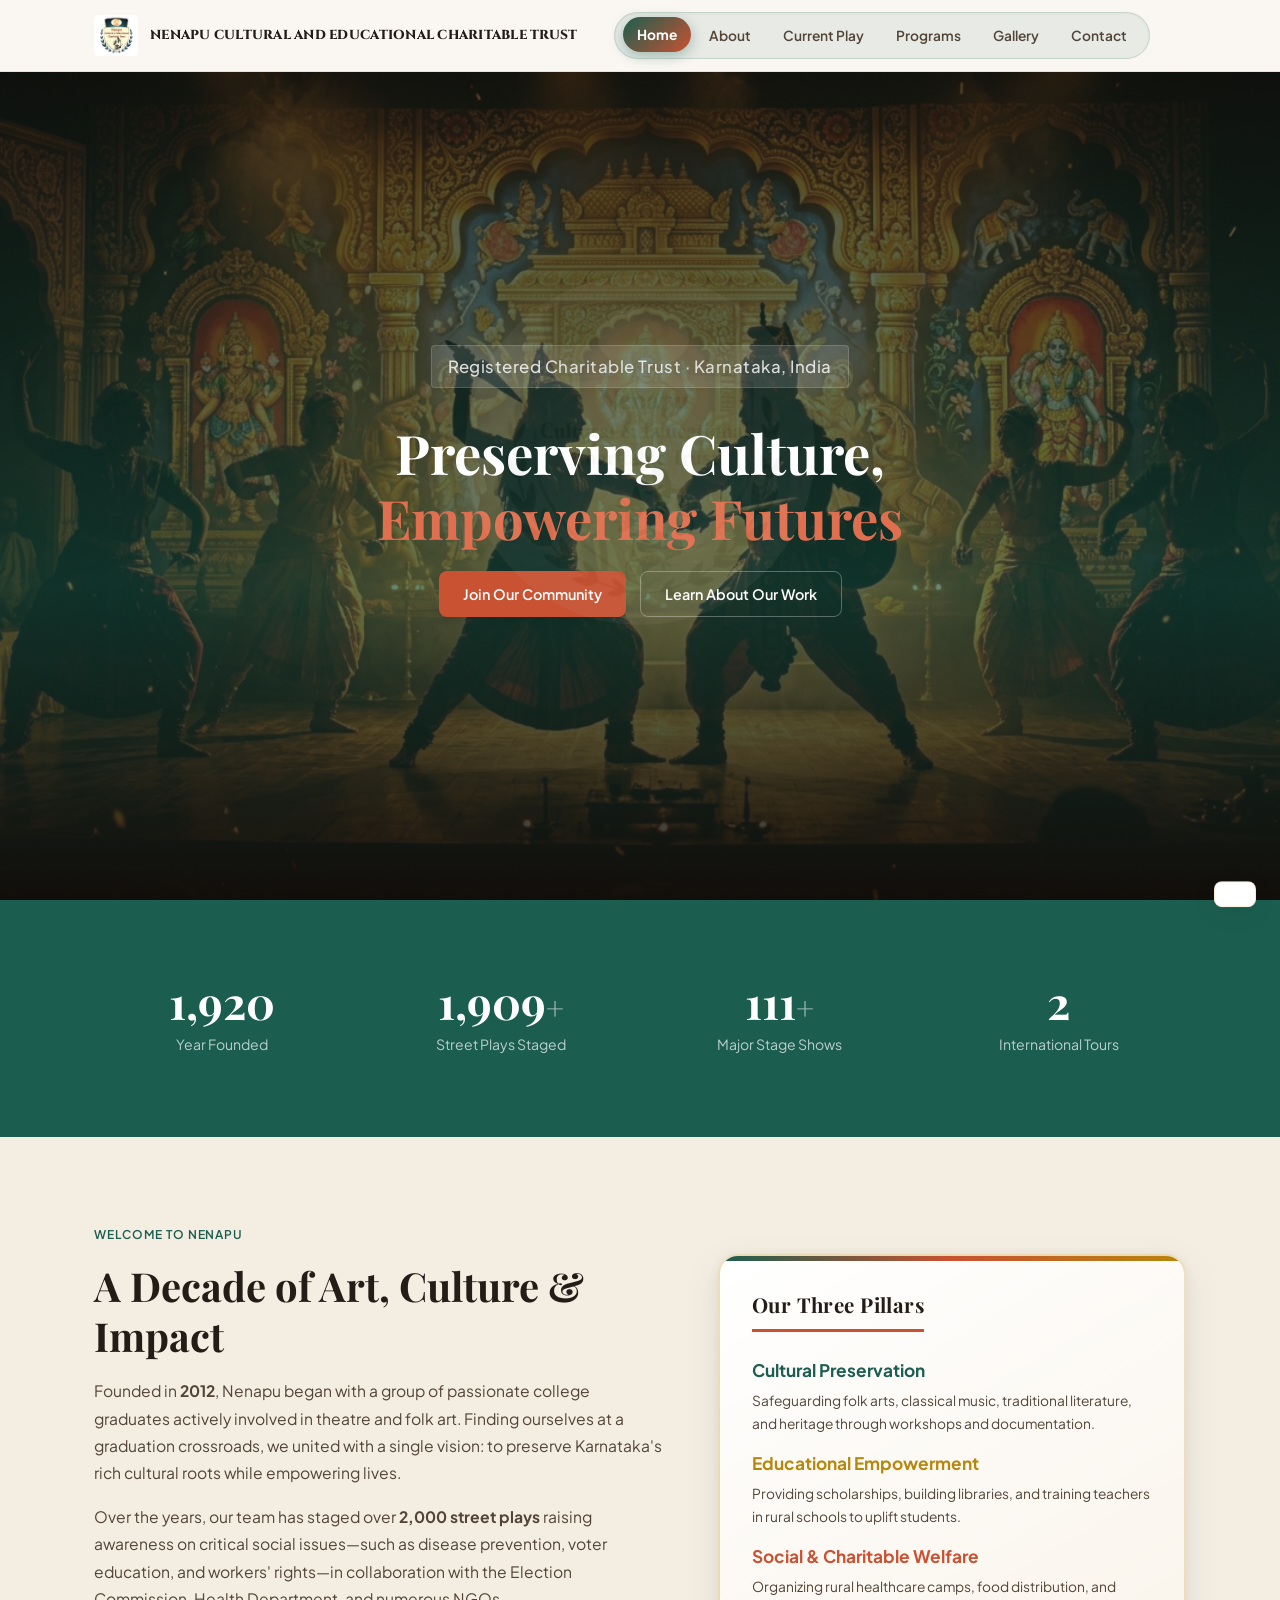
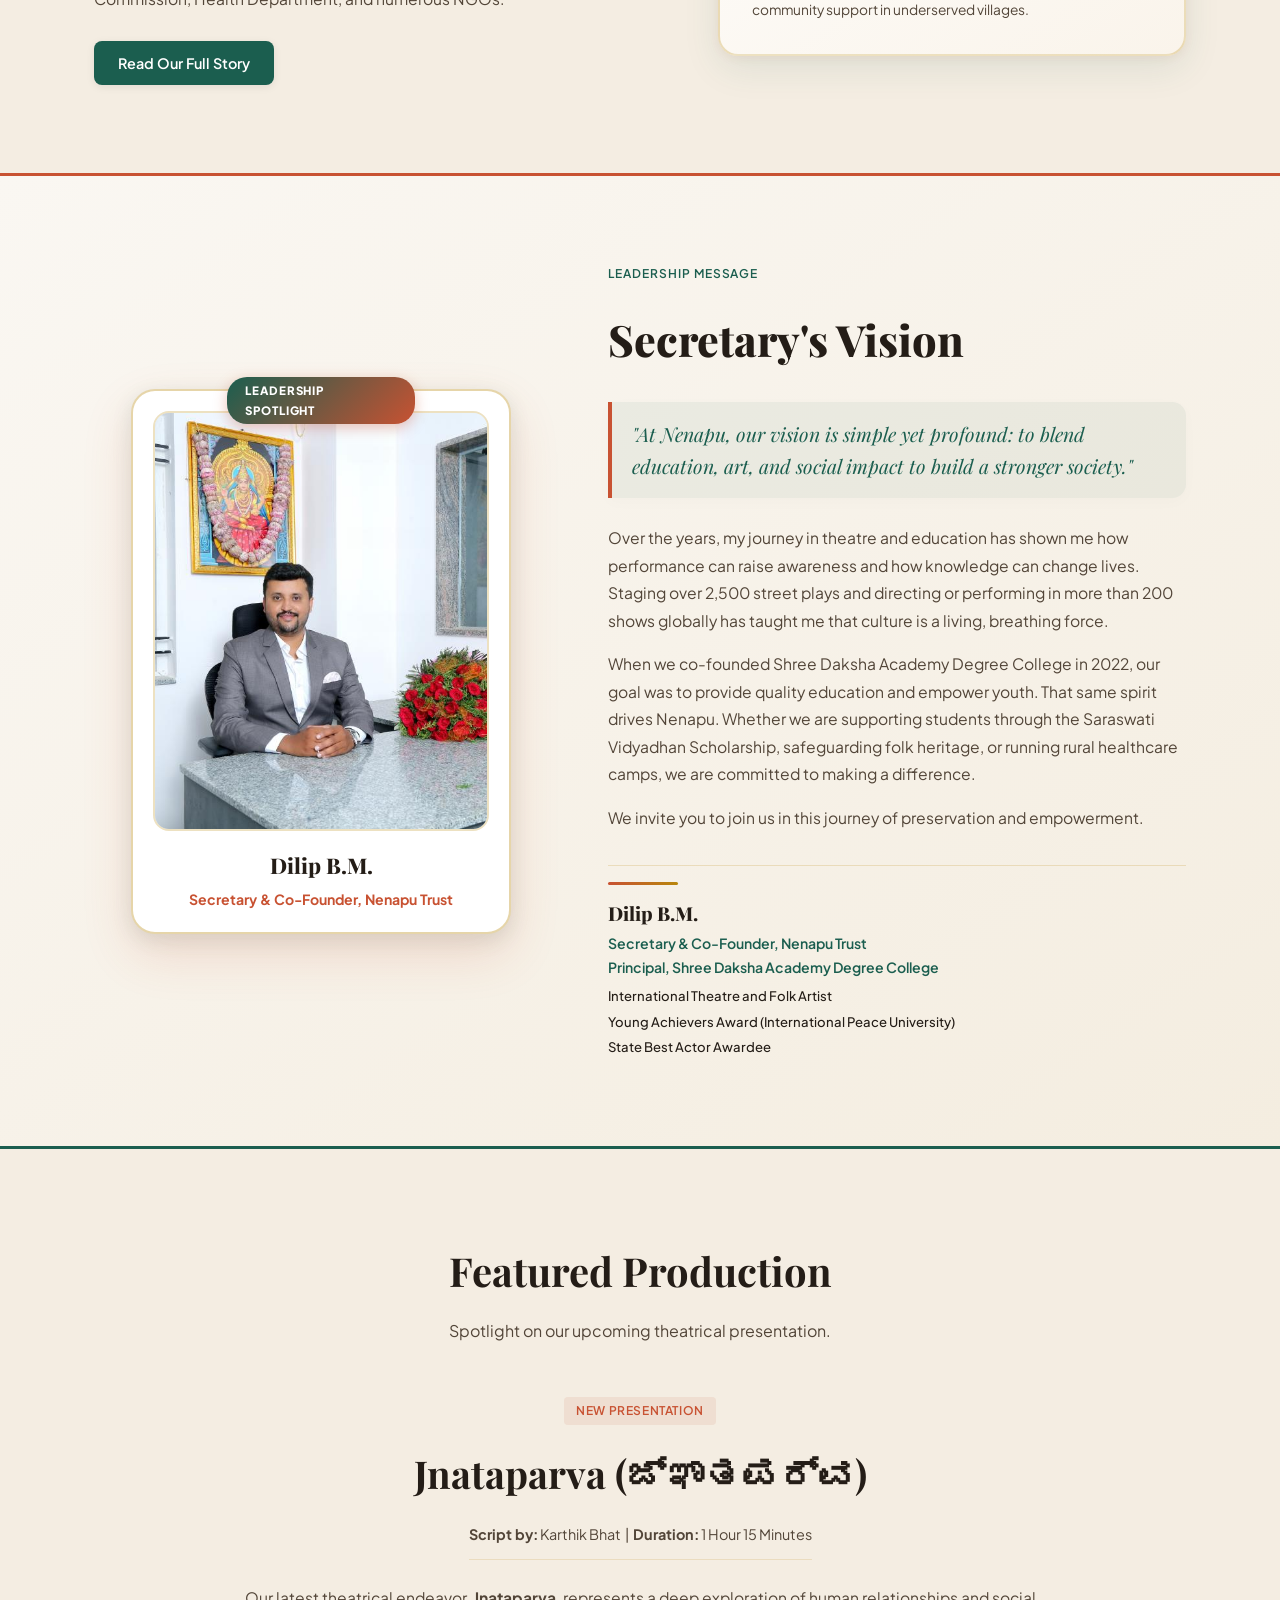
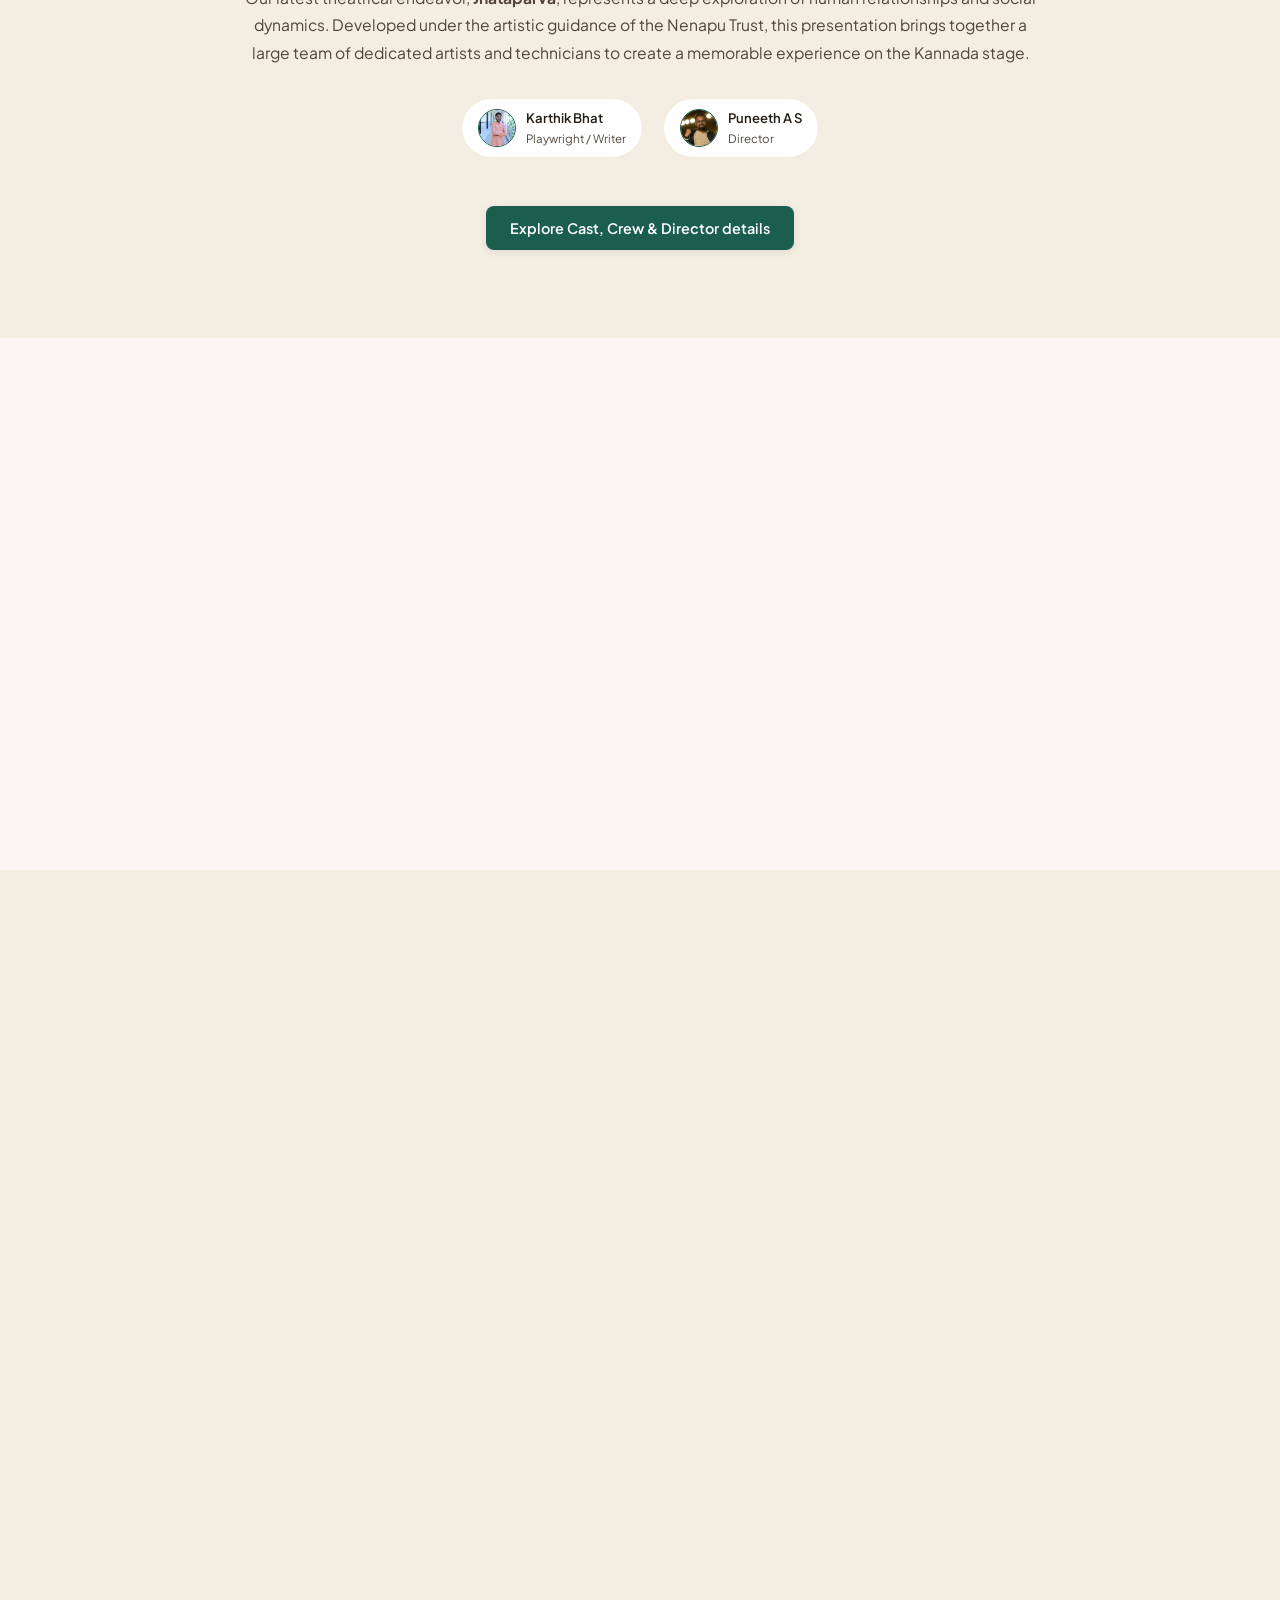
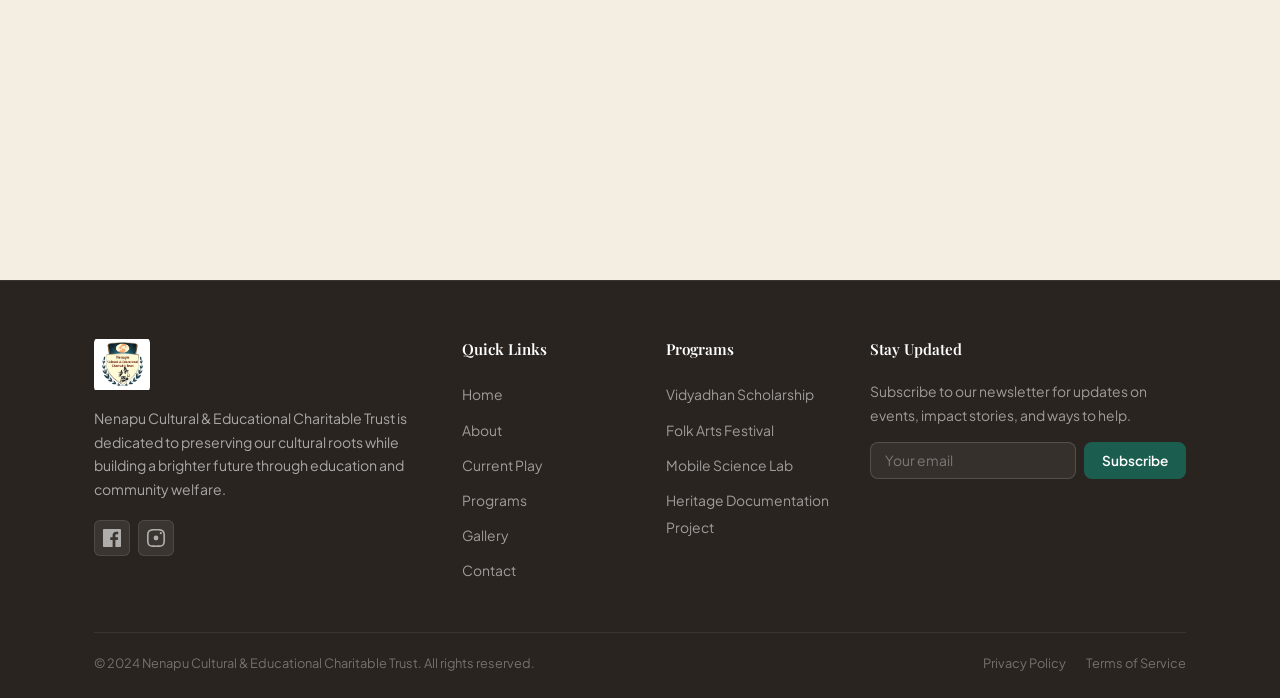
<file: index.html>
<!DOCTYPE html>
<html lang="en" data-theme="light">
<head>
  <meta charset="UTF-8" />
  <meta name="viewport" content="width=device-width, initial-scale=1.0" />
  <title>Nenapu Cultural &amp; Educational Charitable Trust — Preserving Heritage, Empowering Minds</title>
  <meta name="description" content="Nenapu Cultural and Educational Charitable Trust is dedicated to preserving cultural heritage, empowering students through education, and uplifting communities through charitable initiatives across Karnataka, India." />
  <link rel="stylesheet" href="styles.css" />
  <link rel="icon" href="88233827833.jpg" type="image/jpeg" />
</head>
<body>

  <!-- ========== PRELOADER ========== -->
  <div id="preloader" class="preloader">
    <div class="loader-content">
      <div class="logo-container">
        <img src="88233827833.jpg" alt="Nenapu Trust Logo" class="loader-logo" />
        <div class="loader-ring"></div>
      </div>
      <div class="loader-text">Nenapu Trust</div>
    </div>
  </div>

  <!-- ========== BACKGROUND WATERMARK ========== -->
  <div class="scroll-watermark">
    <img src="88233827833.jpg" alt="Nenapu Trust Watermark" />
  </div>

  <!-- ========== NAVIGATION ========== -->
  <nav class="navbar" id="navbar">
    <div class="container">
      <a href="index.html" class="nav-brand">
        <img src="88233827833.jpg" alt="Nenapu Trust Logo" class="logo-img" />
        <span>NENAPU CULTURAL AND EDUCATIONAL CHARITABLE TRUST</span>
      </a>

      <div class="nav-links" id="navLinks">
        <a href="index.html">Home</a>
        <a href="about.html">About</a>
        <a href="play.html">Current Play</a>
        <a href="programs.html">Programs</a>
        <a href="gallery.html">Gallery</a>
        <a href="contact.html">Contact</a>
      </div>

      <div class="nav-actions">
        <button class="hamburger" id="hamburger" aria-label="Menu">
          <span></span><span></span><span></span>
        </button>
      </div>
    </div>
  </nav>

  <!-- ========== HERO ========== -->
  <section class="hero" id="home">
    <div class="hero-bg" style="background-image: url('assets/front_hero_bg.jpg');"></div>
    <div class="hero-overlay"></div>
    <div class="hero-content">
      <p class="hero-tagline">Registered Charitable Trust · Karnataka, India</p>
      <h1>Preserving Culture,<br/><span class="highlight">Empowering Futures</span></h1>

      <div class="hero-actions">
        <a href="https://www.facebook.com/Nenapucectrust" target="_blank" rel="noopener noreferrer" class="btn-primary">Join Our Community</a>
        <a href="about.html" class="btn-secondary">Learn About Our Work</a>
      </div>
    </div>
  </section>

  <!-- ========== IMPACT STATS ========== -->
  <section class="stats-section">
    <div class="container">
      <div class="stats-grid">
        <div class="stat-item reveal">
          <div class="stat-number"><span data-target="2012">0</span></div>
          <div class="stat-label">Year Founded</div>
        </div>
        <div class="stat-item reveal">
          <div class="stat-number"><span data-target="2000">0</span><span class="suffix">+</span></div>
          <div class="stat-label">Street Plays Staged</div>
        </div>
        <div class="stat-item reveal">
          <div class="stat-number"><span data-target="117">0</span><span class="suffix">+</span></div>
          <div class="stat-label">Major Stage Shows</div>
        </div>
        <div class="stat-item reveal">
          <div class="stat-number"><span data-target="3">0</span></div>
          <div class="stat-label">International Tours</div>
        </div>
      </div>
    </div>
  </section>

  <!-- ========== WELCOME & SUMMARY ========== -->
  <section class="about-section section-padding" id="welcome">
    <div class="container">
      <div class="about-grid reveal">
        <div class="about-content">
          <div class="about-tag">Welcome to Nenapu</div>
          <h2>A Decade of Art, Culture &amp; Impact</h2>
          <p>
            Founded in <strong>2012</strong>, Nenapu began with a group of passionate college graduates actively involved in theatre and folk art. Finding ourselves at a graduation crossroads, we united with a single vision: to preserve Karnataka's rich cultural roots while empowering lives.
          </p>
          <p>
            Over the years, our team has staged over <strong>2,000 street plays</strong> raising awareness on critical social issues—such as disease prevention, voter education, and workers' rights—in collaboration with the Election Commission, Health Department, and numerous NGOs.
          </p>
          <div style="margin-top: 12px;">
            <a href="about.html" class="btn-primary">Read Our Full Story</a>
          </div>
        </div>
        
        <div class="about-plays">
          <div class="plays-card">
            <h4>Our Three Pillars</h4>
            <ul class="plays-list">
              <li>
                <div class="play-name" style="color: var(--primary);">Cultural Preservation</div>
                <div class="play-details">Safeguarding folk arts, classical music, traditional literature, and heritage through workshops and documentation.</div>
              </li>
              <li>
                <div class="play-name" style="color: var(--accent);">Educational Empowerment</div>
                <div class="play-details">Providing scholarships, building libraries, and training teachers in rural schools to uplift students.</div>
              </li>
              <li>
                <div class="play-name" style="color: var(--secondary);">Social &amp; Charitable Welfare</div>
                <div class="play-details">Organizing rural healthcare camps, food distribution, and community support in underserved villages.</div>
              </li>
            </ul>
          </div>
        </div>
      </div>
    </div>
  </section>

  <!-- ========== SECRETARY'S NOTE ========== -->
  <section class="president-section section-padding" id="secretary-note">
    <div class="container">
      <div class="president-grid reveal">
        <div class="president-image-wrapper">
          <div class="president-image-card">
            <img src="President.jpg" alt="Dilip B.M." class="president-img" />
            <div class="president-caption">
              <h4>Dilip B.M.</h4>
              <p>Secretary &amp; Co-Founder, Nenapu Trust</p>
            </div>
          </div>
        </div>
        <div class="president-content">
          <div class="about-tag">Leadership Message</div>
          <h2>Secretary's Vision</h2>
          <div class="president-note-body">
            <p class="quote-intro">
              "At Nenapu, our vision is simple yet profound: to blend education, art, and social impact to build a stronger society."
            </p>
            <p>
              Over the years, my journey in theatre and education has shown me how performance can raise awareness and how knowledge can change lives. Staging over 2,500 street plays and directing or performing in more than 200 shows globally has taught me that culture is a living, breathing force.
            </p>
            <p>
              When we co-founded Shree Daksha Academy Degree College in 2022, our goal was to provide quality education and empower youth. That same spirit drives Nenapu. Whether we are supporting students through the Saraswati Vidyadhan Scholarship, safeguarding folk heritage, or running rural healthcare camps, we are committed to making a difference.
            </p>
            <p>
              We invite you to join us in this journey of preservation and empowerment.
            </p>
          </div>
          
          <div class="president-signature">
            <div class="signature-line"></div>
            <h5>Dilip B.M.</h5>
            <p>Secretary &amp; Co-Founder, Nenapu Trust</p>
            <p>Principal, Shree Daksha Academy Degree College</p>
            <div style="margin-top: 6px; display: flex; flex-direction: column; gap: 3px;">
              <span style="font-size: 0.82rem; color: var(--text-muted); font-weight: 500;">International Theatre and Folk Artist</span>
              <span style="font-size: 0.82rem; color: var(--text-muted); font-weight: 500;">Young Achievers Award (International Peace University)</span>
              <span style="font-size: 0.82rem; color: var(--text-muted); font-weight: 500;">State Best Actor Awardee</span>
            </div>
          </div>
        </div>
      </div>
    </div>
  </section>

  <!-- ========== CURRENT PRODUCTION TEASER ========== -->
  <section class="current-production-section section-padding" id="play-teaser" style="background-color: var(--bg-secondary);">
    <div class="container">
      <div class="section-heading reveal">
        <h2>Featured Production</h2>
        <p>Spotlight on our upcoming theatrical presentation.</p>
      </div>
      
      <div class="production-wrapper reveal" style="grid-template-columns: 1fr; max-width: 800px; margin: 0 auto; text-align: center;">
        <div class="production-info" style="align-items: center;">
          <div class="production-badge" style="align-self: center;">New Presentation</div>
          <h3>Jnataparva (ಜ್ಞಾತಪರ್ವ)</h3>
          <p class="play-meta"><strong>Script by:</strong> Karthik Bhat &nbsp;|&nbsp; <strong>Duration:</strong> 1 Hour 15 Minutes</p>
          <p class="play-description">
            Our latest theatrical endeavor, <strong>Jnataparva</strong>, represents a deep exploration of human relationships and social dynamics. Developed under the artistic guidance of the Nenapu Trust, this presentation brings together a large team of dedicated artists and technicians to create a memorable experience on the Kannada stage.
          </p>

          <div style="display: flex; justify-content: center; gap: 20px; margin: 16px 0; flex-wrap: wrap;">
            <div style="display: flex; align-items: center; gap: 10px; background: var(--bg-card); border: 1px solid var(--border-color); padding: 8px 16px; border-radius: 30px;">
              <img src="assets/writer_karthik.jpg" alt="Karthik Bhat" style="width: 38px; height: 38px; border-radius: 50%; object-fit: cover; border: 1.5px solid var(--primary);" />
              <div style="text-align: left;">
                <span style="font-size: 0.82rem; font-weight: 600; color: var(--text-primary); display: block;">Karthik Bhat</span>
                <span style="font-size: 0.72rem; color: var(--text-secondary); display: block;">Playwright / Writer</span>
              </div>
            </div>
            <div style="display: flex; align-items: center; gap: 10px; background: var(--bg-card); border: 1px solid var(--border-color); padding: 8px 16px; border-radius: 30px;">
              <img src="assets/director_puneeth.jpg" alt="Puneeth A S" style="width: 38px; height: 38px; border-radius: 50%; object-fit: cover; border: 1.5px solid var(--primary);" />
              <div style="text-align: left;">
                <span style="font-size: 0.82rem; font-weight: 600; color: var(--text-primary); display: block;">Puneeth A S</span>
                <span style="font-size: 0.72rem; color: var(--text-secondary); display: block;">Director</span>
              </div>
            </div>
          </div>

          <div style="margin-top: 16px;">
            <a href="play.html" class="btn-primary">Explore Cast, Crew &amp; Director details</a>
          </div>
        </div>
      </div>
    </div>
  </section>

  <!-- ========== PROGRAMS TEASER ========== -->
  <section class="programs-section section-padding" id="programs-teaser">
    <div class="container">
      <div class="section-heading reveal">
        <h2>Our Programs &amp; Initiatives</h2>
         <p>Active educational and cultural programs that drive our mission forward.</p>
      </div>

      <div style="max-width: 800px; margin: 0 auto; text-align: center;" class="reveal">
        <p style="font-size: 1.05rem; color: var(--text-secondary); margin-bottom: 32px; line-height: 1.8;">
          Nenapu runs multiple targeted programs across Karnataka to support student education and sustain local heritage. These include the <strong>Saraswati Vidyadhan Scholarship</strong>, the <strong>Janapada Loka Folk Arts Festival</strong>, the <strong>Mobile Science Lab</strong>, and the <strong>Heritage Documentation Project</strong>.
        </p>
        <div style="display: flex; justify-content: center; gap: 16px; flex-wrap: wrap;">
          <a href="programs.html" class="btn-primary">View All Ongoing Programs</a>
          <a href="contact.html" class="btn-secondary">Get Involved / Volunteer</a>
        </div>
      </div>
    </div>
  </section>

  <!-- ========== GALLERY TEASER ========== -->
  <section class="gallery-section section-padding" id="gallery-teaser">
    <div class="container">
      <div class="section-heading reveal">
        <h2>Moments from Our Work</h2>
         <p>Highlights from cultural and educational activities.</p>
      </div>
      
      <div class="gallery-grid reveal">
        <div class="gallery-item" data-caption="Cultural festival celebrations">
          <img src="image/17.jpg" alt="Cultural festival" loading="lazy" />
          <div class="gallery-overlay"><span>Cultural Festival</span></div>
        </div>
        <div class="gallery-item" data-caption="Students learning with science kits">
          <img src="image/30.jpg" alt="Education program" loading="lazy" />
          <div class="gallery-overlay"><span>Education Program</span></div>
        </div>

        <div class="gallery-item" data-caption="Trust volunteers at a heritage event">
          <img src="image/29.jpg" alt="Heritage event" loading="lazy" />
          <div class="gallery-overlay"><span>Heritage Event</span></div>
        </div>
      </div>

      <div style="text-align: center; margin-top: 36px;" class="reveal">
        <a href="gallery.html" class="btn-secondary">View Full Gallery &amp; Social Hub</a>
      </div>
    </div>
  </section>

  <!-- ========== CONTACT CALL-TO-ACTION ========== -->
  <section class="contact-section section-padding" id="contact-teaser" style="background-color: var(--bg-secondary);">
    <div class="container">
      <div class="reveal" style="max-width: 700px; margin: 0 auto; text-align: center;">
        <h2 style="font-family: var(--font-heading); font-size: clamp(1.8rem, 3.5vw, 2.5rem); font-weight: 700; margin-bottom: 16px;">Support Our Mission</h2>
        <p style="color: var(--text-secondary); font-size: 1.05rem; margin-bottom: 28px; line-height: 1.75;">
          Whether you want to sponsor a student's scholarship, support our educational programs, or perform in our cultural plays, we welcome your collaboration.
        </p>
        <a href="contact.html" class="btn-primary" style="padding: 12px 32px; font-size: 1rem;">Get In Touch With Us</a>
      </div>
    </div>
  </section>

  <!-- ========== FOOTER ========== -->
  <footer class="footer">
    <div class="container">
      <div class="footer-grid">
        <div class="footer-brand">
          <img src="88233827833.jpg" alt="Nenapu Trust Logo" class="footer-logo-img" />
          <p>Nenapu Cultural &amp; Educational Charitable Trust is dedicated to preserving our cultural roots while building a brighter future through education and community welfare.</p>
          <div class="social-links">
            <a href="https://www.facebook.com/Nenapucectrust" target="_blank" rel="noopener noreferrer" aria-label="Facebook">
              <svg width="18" height="18" viewBox="0 0 24 24" fill="currentColor"><path d="M22.675 0h-21.35c-.732 0-1.325.593-1.325 1.325v21.351c0 .731.593 1.324 1.325 1.324h11.495v-9.294h-3.128v-3.622h3.128v-2.671c0-3.1 1.893-4.788 4.659-4.788 1.325 0 2.463.099 2.795.143v3.24l-1.918.001c-1.504 0-1.795.715-1.795 1.763v2.313h3.587l-.467 3.622h-3.12v9.293h6.116c.73 0 1.323-.593 1.323-1.325v-21.35c0-.732-.593-1.325-1.325-1.325z"/></svg>
            </a>
            <a href="https://www.instagram.com/nenapucectrust/" target="_blank" rel="noopener noreferrer" aria-label="Instagram">
              <svg width="18" height="18" viewBox="0 0 24 24" fill="currentColor"><path d="M12 2.163c3.204 0 3.584.012 4.85.07 3.252.148 4.771 1.691 4.919 4.919.058 1.265.069 1.645.069 4.849 0 3.205-.012 3.584-.069 4.849-.149 3.225-1.664 4.771-4.919 4.919-1.266.058-1.644.07-4.85.07-3.204 0-3.584-.012-4.849-.07-3.26-.149-4.771-1.699-4.919-4.92-.058-1.265-.07-1.644-.07-4.849 0-3.204.013-3.583.07-4.849.149-3.227 1.664-4.771 4.919-4.919 1.266-.057 1.645-.069 4.849-.069zm0-2.163c-3.259 0-3.667.014-4.947.072-4.358.2-6.78 2.618-6.98 6.98-.059 1.281-.073 1.689-.073 4.948 0 3.259.014 3.668.072 4.948.2 4.358 2.618 6.78 6.98 6.98 1.281.058 1.689.072 4.948.072 3.259 0 3.668-.014 4.948-.072 4.354-.2 6.782-2.618 6.979-6.98.059-1.28.073-1.689.073-4.948 0-3.259-.014-3.667-.072-4.947-.196-4.354-2.617-6.78-6.979-6.98-1.281-.059-1.69-.073-4.949-.073z"/><circle cx="12" cy="12" r="3.2"/><circle cx="18.406" cy="5.594" r="1.44"/></svg>
            </a>
          </div>
        </div>

        <div class="footer-col">
          <h4>Quick Links</h4>
          <ul>
            <li><a href="index.html">Home</a></li>
            <li><a href="about.html">About</a></li>
            <li><a href="play.html">Current Play</a></li>
            <li><a href="programs.html">Programs</a></li>
            <li><a href="gallery.html">Gallery</a></li>
            <li><a href="contact.html">Contact</a></li>
          </ul>
        </div>

        <div class="footer-col">
          <h4>Programs</h4>
          <ul>
            <li><a href="programs.html">Vidyadhan Scholarship</a></li>
            <li><a href="programs.html">Folk Arts Festival</a></li>
            <li><a href="programs.html">Mobile Science Lab</a></li>
            <li><a href="programs.html">Heritage Documentation Project</a></li>
          </ul>
        </div>

        <div class="footer-col footer-newsletter">
          <h4>Stay Updated</h4>
          <p>Subscribe to our newsletter for updates on events, impact stories, and ways to help.</p>
          <form class="newsletter-form" id="newsletterForm">
            <input type="email" placeholder="Your email" required />
            <button type="submit">Subscribe</button>
          </form>
        </div>
      </div>

      <div class="footer-bottom">
        <p>&copy; 2024 Nenapu Cultural &amp; Educational Charitable Trust. All rights reserved.</p>
        <div class="footer-bottom-links">
          <a href="#">Privacy Policy</a>
          <a href="#">Terms of Service</a>
        </div>
      </div>
    </div>
  </footer>

  <!-- ========== TOAST (Newsletter notification) ========== -->
  <div class="toast" id="toast"></div>

  <script src="app.js"></script>
</body>
</html>
</file>
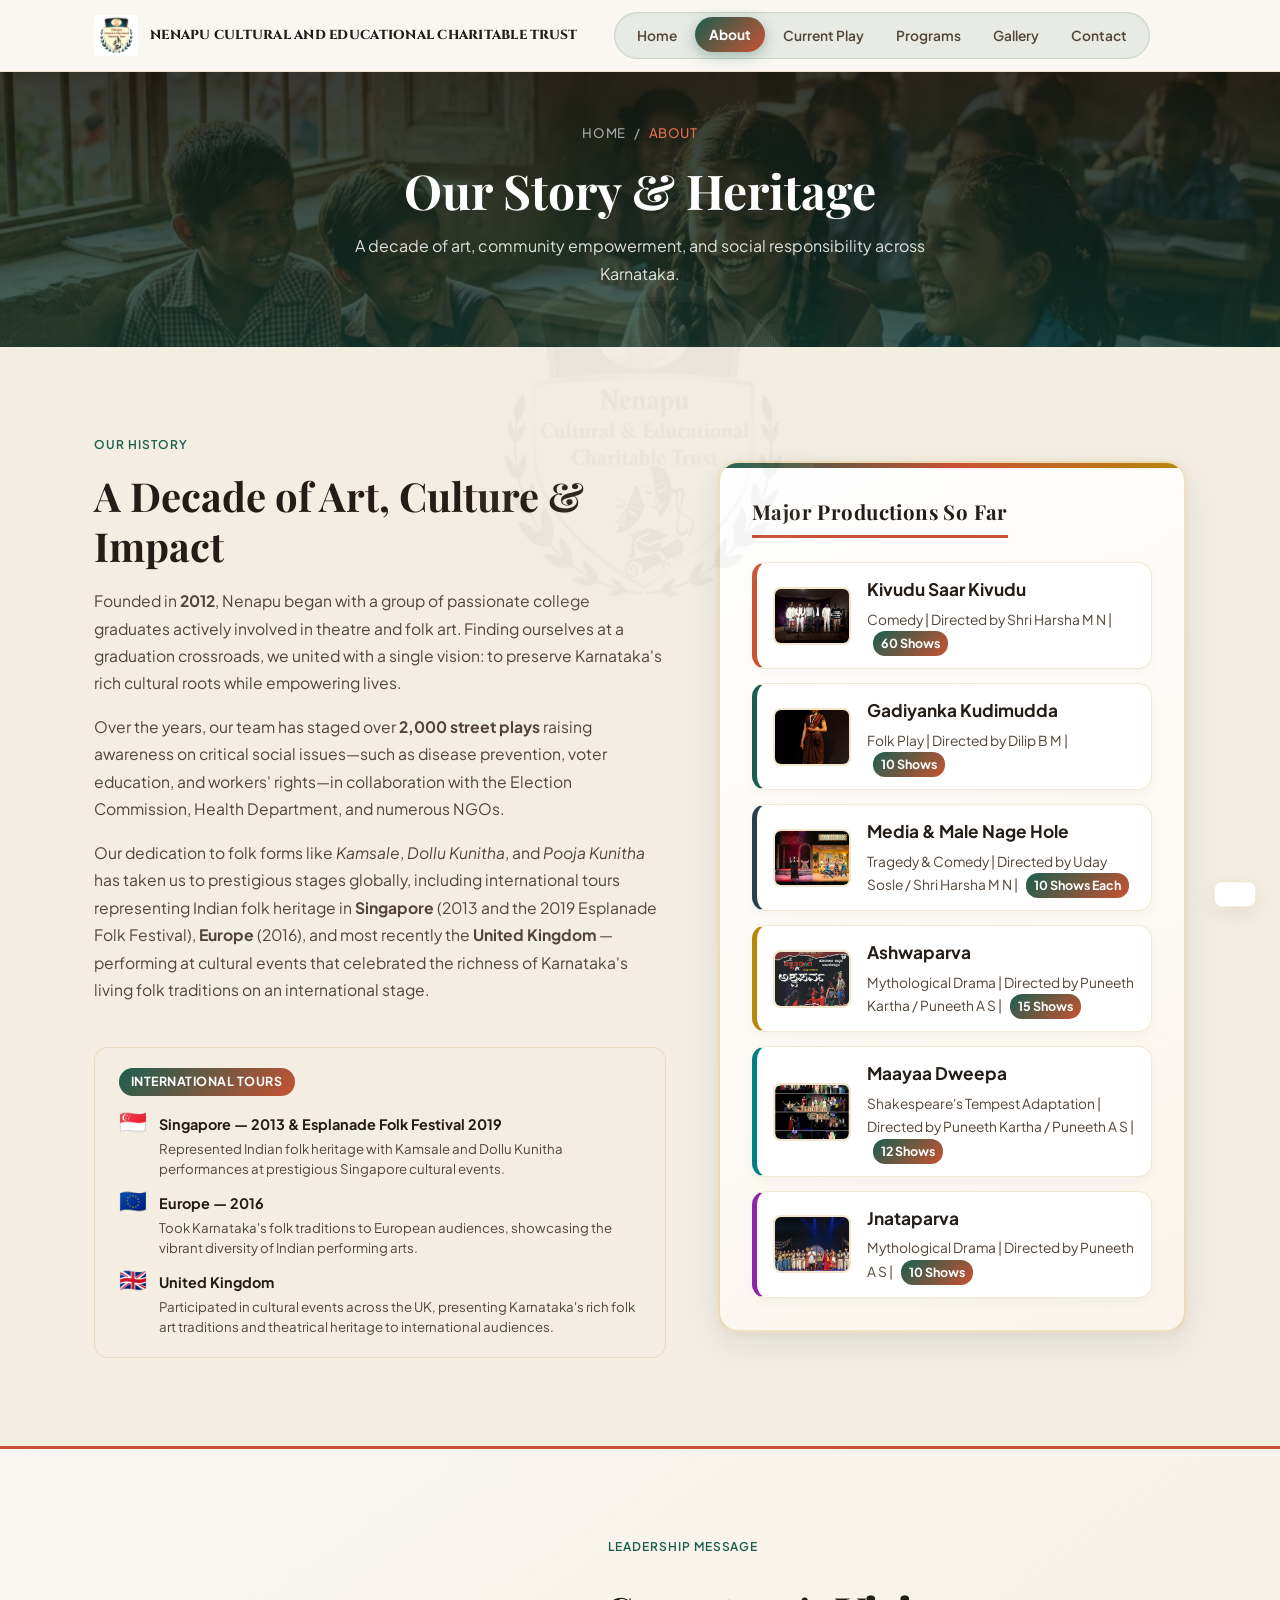
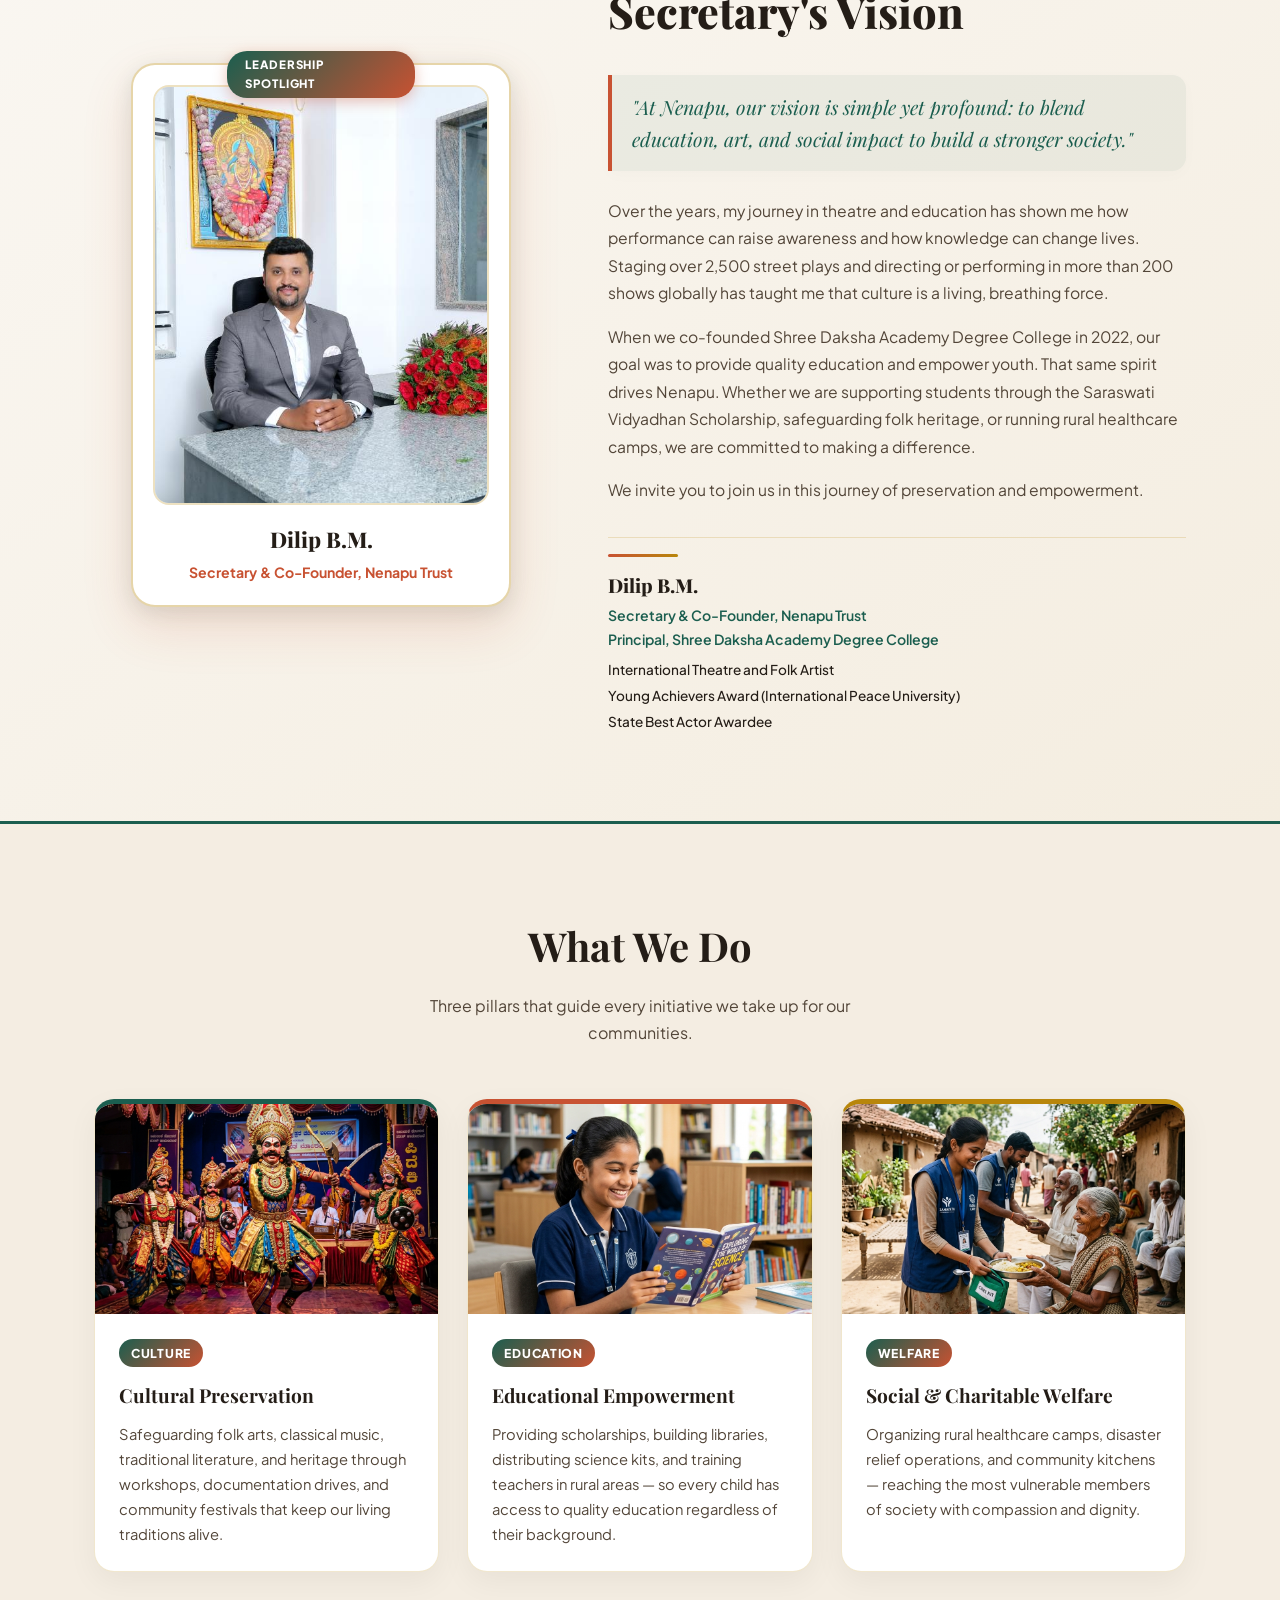
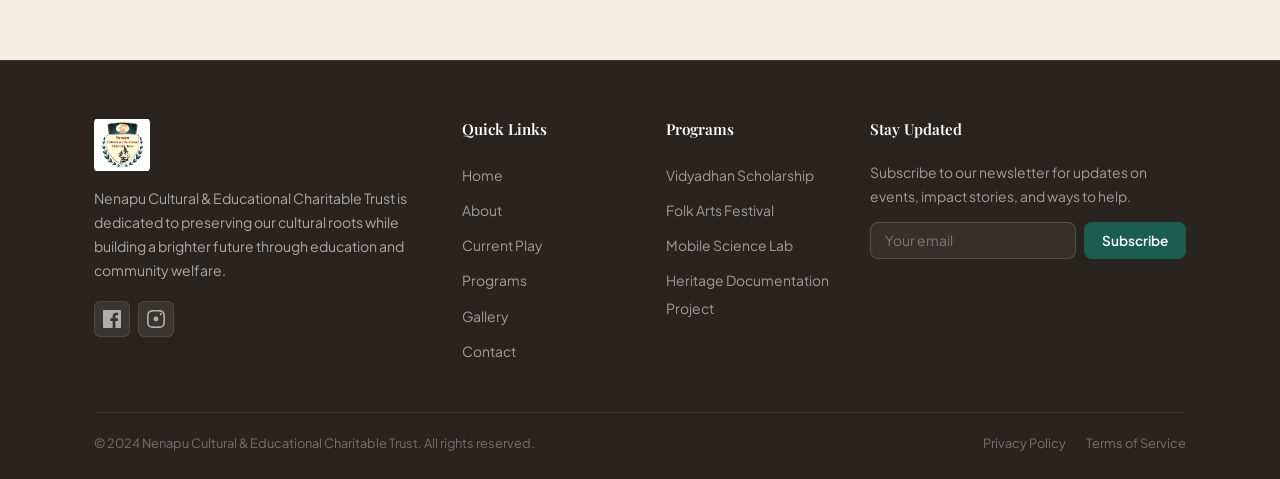
<file: about.html>
<!DOCTYPE html>
<html lang="en" data-theme="light">
<head>
  <meta charset="UTF-8" />
  <meta name="viewport" content="width=device-width, initial-scale=1.0" />
  <title>About Us — Nenapu Cultural &amp; Educational Charitable Trust</title>
  <meta name="description" content="Learn about the history of the Nenapu Trust, our major stage productions, and the cultural, educational, and welfare pillars that guide our work across Karnataka." />
  <link rel="stylesheet" href="styles.css" />
  <link rel="icon" href="88233827833.jpg" type="image/jpeg" />
</head>
<body>

  <!-- ========== PRELOADER ========== -->
  <div id="preloader" class="preloader">
    <div class="loader-content">
      <div class="logo-container">
        <img src="88233827833.jpg" alt="Nenapu Trust Logo" class="loader-logo" />
        <div class="loader-ring"></div>
      </div>
      <div class="loader-text">Nenapu Trust</div>
    </div>
  </div>

  <!-- ========== BACKGROUND WATERMARK ========== -->
  <div class="scroll-watermark">
    <img src="88233827833.jpg" alt="Nenapu Trust Watermark" />
  </div>

  <!-- ========== NAVIGATION ========== -->
  <nav class="navbar" id="navbar">
    <div class="container">
      <a href="index.html" class="nav-brand">
        <img src="88233827833.jpg" alt="Nenapu Trust Logo" class="logo-img" />
        <span>NENAPU CULTURAL AND EDUCATIONAL CHARITABLE TRUST</span>
      </a>

      <div class="nav-links" id="navLinks">
        <a href="index.html">Home</a>
        <a href="about.html">About</a>
        <a href="play.html">Current Play</a>
        <a href="programs.html">Programs</a>
        <a href="gallery.html">Gallery</a>
        <a href="contact.html">Contact</a>
      </div>

      <div class="nav-actions">
        <button class="hamburger" id="hamburger" aria-label="Menu">
          <span></span><span></span><span></span>
        </button>
      </div>
    </div>
  </nav>

  <!-- ========== PAGE HEADER ========== -->
  <section class="page-header">
    <div class="page-header-bg" style="background-image: url('assets/hero_bg.png');"></div>
    <div class="page-header-overlay"></div>
    <div class="page-header-content">
      <div class="page-header-breadcrumb">
        <a href="index.html">Home</a> / <span>About</span>
      </div>
      <h1>Our Story &amp; Heritage</h1>
      <p>A decade of art, community empowerment, and social responsibility across Karnataka.</p>
    </div>
  </section>

  <!-- ========== ABOUT & HISTORY ========== -->
  <section class="about-section section-padding" id="about">
    <div class="container">
      <div class="about-grid reveal">
        <div class="about-content">
          <div class="about-tag">Our History</div>
          <h2>A Decade of Art, Culture &amp; Impact</h2>
          <p>
            Founded in <strong>2012</strong>, Nenapu began with a group of passionate college graduates actively involved in theatre and folk art. Finding ourselves at a graduation crossroads, we united with a single vision: to preserve Karnataka's rich cultural roots while empowering lives.
          </p>
          <p>
            Over the years, our team has staged over <strong>2,000 street plays</strong> raising awareness on critical social issues—such as disease prevention, voter education, and workers' rights—in collaboration with the Election Commission, Health Department, and numerous NGOs.
          </p>
          <p>
            Our dedication to folk forms like <em>Kamsale</em>, <em>Dollu Kunitha</em>, and <em>Pooja Kunitha</em> has taken us to prestigious stages globally, including international tours representing Indian folk heritage in <strong>Singapore</strong> (2013 and the 2019 Esplanade Folk Festival), <strong>Europe</strong> (2016), and most recently the <strong>United Kingdom</strong> — performing at cultural events that celebrated the richness of Karnataka's living folk traditions on an international stage.
          </p>

          <!-- International Tours Highlight -->
          <div style="margin-top: 28px; background: var(--bg-secondary); border: 1px solid var(--border-color); border-radius: var(--radius-md); padding: 20px 24px;">
            <h4 style="font-family: var(--font-heading); font-size: 1.05rem; font-weight: 700; color: var(--text-primary); margin-bottom: 14px; display: flex; align-items: center; gap: 10px;">
              <span style="background: linear-gradient(135deg, #1B5E4F, #C85232); color: #fff; padding: 3px 12px; border-radius: 20px; font-size: 0.78rem; font-weight: 700; letter-spacing: 0.04em; font-family: var(--font-body);">INTERNATIONAL TOURS</span>
            </h4>
            <div style="display: flex; flex-direction: column; gap: 10px;">
              <div style="display: flex; align-items: flex-start; gap: 12px;">
                <span style="font-size: 1.4rem; line-height: 1;">🇸🇬</span>
                <div>
                  <span style="font-weight: 700; color: var(--text-primary); font-size: 0.9rem;">Singapore — 2013 &amp; Esplanade Folk Festival 2019</span>
                  <p style="font-size: 0.83rem; color: var(--text-secondary); margin-top: 2px; line-height: 1.5;">Represented Indian folk heritage with Kamsale and Dollu Kunitha performances at prestigious Singapore cultural events.</p>
                </div>
              </div>
              <div style="display: flex; align-items: flex-start; gap: 12px;">
                <span style="font-size: 1.4rem; line-height: 1;">🇪🇺</span>
                <div>
                  <span style="font-weight: 700; color: var(--text-primary); font-size: 0.9rem;">Europe — 2016</span>
                  <p style="font-size: 0.83rem; color: var(--text-secondary); margin-top: 2px; line-height: 1.5;">Took Karnataka's folk traditions to European audiences, showcasing the vibrant diversity of Indian performing arts.</p>
                </div>
              </div>
              <div style="display: flex; align-items: flex-start; gap: 12px;">
                <span style="font-size: 1.4rem; line-height: 1;">🇬🇧</span>
                <div>
                  <span style="font-weight: 700; color: var(--text-primary); font-size: 0.9rem;">United Kingdom</span>
                  <p style="font-size: 0.83rem; color: var(--text-secondary); margin-top: 2px; line-height: 1.5;">Participated in cultural events across the UK, presenting Karnataka's rich folk art traditions and theatrical heritage to international audiences.</p>
                </div>
              </div>
            </div>
          </div>
        </div>
        
        <div class="about-plays">
          <div class="plays-card">
            <h4>Major Productions So Far</h4>
            <ul class="plays-list">
              <li>
                <a href="play-kivudu.html" class="play-item-link">
                  <img src="kivdu%20sir%20kivdu/WhatsApp%20Image%202026-05-27%20at%2018.13.28.jpeg" alt="Kivudu Saar Kivudu" class="play-thumb" />
                  <div class="play-text">
                    <div class="play-name">Kivudu Saar Kivudu</div>
                    <div class="play-details">Comedy | Directed by Shri Harsha M N | <strong>60 Shows</strong></div>
                  </div>
                </a>
              </li>
              <li>
                <a href="play-gadiyanka.html" class="play-item-link">
                  <img src="gadiyanka%20kudi%20muda/WhatsApp%20Image%202026-05-27%20at%2018.07.40.jpeg" alt="Gadiyanka Kudimudda" class="play-thumb" />
                  <div class="play-text">
                    <div class="play-name">Gadiyanka Kudimudda</div>
                    <div class="play-details">Folk Play | Directed by Dilip B M | <strong>10 Shows</strong></div>
                  </div>
                </a>
              </li>
              <li>
                <a href="play-media.html" class="play-item-link">
                  <img src="image/media.png" alt="Media &amp; Male Nage Hole" class="play-thumb" />
                  <div class="play-text">
                    <div class="play-name">Media &amp; Male Nage Hole</div>
                    <div class="play-details">Tragedy &amp; Comedy | Directed by Uday Sosle / Shri Harsha M N | <strong>10 Shows Each</strong></div>
                  </div>
                </a>
              </li>
              <li>
                <a href="play-ashwaparva.html" class="play-item-link">
                  <img src="ASHWAPARVA/2.jpg" alt="Ashwaparva" class="play-thumb" />
                  <div class="play-text">
                    <div class="play-name">Ashwaparva</div>
                    <div class="play-details">Mythological Drama | Directed by Puneeth Kartha / Puneeth A S | <strong>15 Shows</strong></div>
                  </div>
                </a>
              </li>
              <li>
                <a href="play-maayaa.html" class="play-item-link">
                  <img src="mayadweepa/1.jfif" alt="Maayaa Dweepa" class="play-thumb" />
                  <div class="play-text">
                    <div class="play-name">Maayaa Dweepa</div>
                    <div class="play-details">Shakespeare's Tempest Adaptation | Directed by Puneeth Kartha / Puneeth A S | <strong>12 Shows</strong></div>
                  </div>
                </a>
              </li>
              <li>
                <a href="play-jnataparva.html" class="play-item-link">
                  <img src="jnathaparva/1.jpg" alt="Jnataparva" class="play-thumb" />
                  <div class="play-text">
                    <div class="play-name">Jnataparva</div>
                    <div class="play-details">Mythological Drama | Directed by Puneeth A S | <strong>10 Shows</strong></div>
                  </div>
                </a>
              </li>
            </ul>
          </div>
        </div>
      </div>
    </div>
  </section>

  <!-- ========== SECRETARY'S NOTE ========== -->
  <section class="president-section section-padding" id="secretary-note">
    <div class="container">
      <div class="president-grid reveal">
        <div class="president-image-wrapper">
          <div class="president-image-card">
            <img src="President.jpg" alt="Dilip B.M." class="president-img" />
            <div class="president-caption">
              <h4>Dilip B.M.</h4>
              <p>Secretary &amp; Co-Founder, Nenapu Trust</p>
            </div>
          </div>
        </div>
        <div class="president-content">
          <div class="about-tag">Leadership Message</div>
          <h2>Secretary's Vision</h2>
          <div class="president-note-body">
            <p class="quote-intro">
              "At Nenapu, our vision is simple yet profound: to blend education, art, and social impact to build a stronger society."
            </p>
            <p>
              Over the years, my journey in theatre and education has shown me how performance can raise awareness and how knowledge can change lives. Staging over 2,500 street plays and directing or performing in more than 200 shows globally has taught me that culture is a living, breathing force.
            </p>
            <p>
              When we co-founded Shree Daksha Academy Degree College in 2022, our goal was to provide quality education and empower youth. That same spirit drives Nenapu. Whether we are supporting students through the Saraswati Vidyadhan Scholarship, safeguarding folk heritage, or running rural healthcare camps, we are committed to making a difference.
            </p>
            <p>
              We invite you to join us in this journey of preservation and empowerment.
            </p>
          </div>
          
          <div class="president-signature">
            <div class="signature-line"></div>
            <h5>Dilip B.M.</h5>
            <p>Secretary &amp; Co-Founder, Nenapu Trust</p>
            <p>Principal, Shree Daksha Academy Degree College</p>
            <div style="margin-top: 6px; display: flex; flex-direction: column; gap: 3px;">
              <span style="font-size: 0.85rem; color: var(--text-muted); font-weight: 500;">International Theatre and Folk Artist</span>
              <span style="font-size: 0.85rem; color: var(--text-muted); font-weight: 500;">Young Achievers Award (International Peace University)</span>
              <span style="font-size: 0.85rem; color: var(--text-muted); font-weight: 500;">State Best Actor Awardee</span>
            </div>
          </div>
        </div>
      </div>
    </div>
  </section>

  <!-- ========== CORE PILLARS ========== -->
  <section class="pillars-section section-padding" id="pillars">
    <div class="container">
      <div class="section-heading reveal">
        <h2>What We Do</h2>
        <p>Three pillars that guide every initiative we take up for our communities.</p>
      </div>
      <div class="pillars-grid">

        <!-- Pillar 1: Culture -->
        <div class="pillar-card reveal">
          <div class="pillar-card-img">
            <img src="assets/culture_project.png" alt="Cultural preservation activities" loading="lazy" />
          </div>
          <div class="pillar-card-body">
            <div class="pillar-tag">Culture</div>
            <h3>Cultural Preservation</h3>
            <p>Safeguarding folk arts, classical music, traditional literature, and heritage through workshops, documentation drives, and community festivals that keep our living traditions alive.</p>
          </div>
        </div>

        <!-- Pillar 2: Education -->
        <div class="pillar-card reveal">
          <div class="pillar-card-img">
            <img src="assets/education_project.png" alt="Educational empowerment programs" loading="lazy" />
          </div>
          <div class="pillar-card-body">
            <div class="pillar-tag">Education</div>
            <h3>Educational Empowerment</h3>
            <p>Providing scholarships, building libraries, distributing science kits, and training teachers in rural areas — so every child has access to quality education regardless of their background.</p>
          </div>
        </div>

        <!-- Pillar 3: Charity -->
        <div class="pillar-card reveal">
          <div class="pillar-card-img">
            <img src="assets/charity_project.png" alt="Charitable welfare initiatives" loading="lazy" />
          </div>
          <div class="pillar-card-body">
            <div class="pillar-tag">Welfare</div>
            <h3>Social &amp; Charitable Welfare</h3>
            <p>Organizing rural healthcare camps, disaster relief operations, and community kitchens — reaching the most vulnerable members of society with compassion and dignity.</p>
          </div>
        </div>

      </div>
    </div>
  </section>

  <!-- ========== FOOTER ========== -->
  <footer class="footer">
    <div class="container">
      <div class="footer-grid">
        <div class="footer-brand">
          <img src="88233827833.jpg" alt="Nenapu Trust Logo" class="footer-logo-img" />
          <p>Nenapu Cultural &amp; Educational Charitable Trust is dedicated to preserving our cultural roots while building a brighter future through education and community welfare.</p>
          <div class="social-links">
            <a href="https://www.facebook.com/Nenapucectrust" target="_blank" rel="noopener noreferrer" aria-label="Facebook">
              <svg width="18" height="18" viewBox="0 0 24 24" fill="currentColor"><path d="M22.675 0h-21.35c-.732 0-1.325.593-1.325 1.325v21.351c0 .731.593 1.324 1.325 1.324h11.495v-9.294h-3.128v-3.622h3.128v-2.671c0-3.1 1.893-4.788 4.659-4.788 1.325 0 2.463.099 2.795.143v3.24l-1.918.001c-1.504 0-1.795.715-1.795 1.763v2.313h3.587l-.467 3.622h-3.12v9.293h6.116c.73 0 1.323-.593 1.323-1.325v-21.35c0-.732-.593-1.325-1.325-1.325z"/></svg>
            </a>
            <a href="https://www.instagram.com/nenapucectrust/" target="_blank" rel="noopener noreferrer" aria-label="Instagram">
              <svg width="18" height="18" viewBox="0 0 24 24" fill="currentColor"><path d="M12 2.163c3.204 0 3.584.012 4.85.07 3.252.148 4.771 1.691 4.919 4.919.058 1.265.069 1.645.069 4.849 0 3.205-.012 3.584-.069 4.849-.149 3.225-1.664 4.771-4.919 4.919-1.266.058-1.644.07-4.85.07-3.204 0-3.584-.012-4.849-.07-3.26-.149-4.771-1.699-4.919-4.92-.058-1.265-.07-1.644-.07-4.849 0-3.204.013-3.583.07-4.849.149-3.227 1.664-4.771 4.919-4.919 1.266-.057 1.645-.069 4.849-.069zm0-2.163c-3.259 0-3.667.014-4.947.072-4.358.2-6.78 2.618-6.98 6.98-.059 1.281-.073 1.689-.073 4.948 0 3.259.014 3.668.072 4.948.2 4.358 2.618 6.78 6.98 6.98 1.281.058 1.689.072 4.948.072 3.259 0 3.668-.014 4.948-.072 4.354-.2 6.782-2.618 6.979-6.98.059-1.28.073-1.689.073-4.948 0-3.259-.014-3.667-.072-4.947-.196-4.354-2.617-6.78-6.979-6.98-1.281-.059-1.69-.073-4.949-.073z"/><circle cx="12" cy="12" r="3.2"/><circle cx="18.406" cy="5.594" r="1.44"/></svg>
            </a>
          </div>
        </div>

        <div class="footer-col">
          <h4>Quick Links</h4>
          <ul>
            <li><a href="index.html">Home</a></li>
            <li><a href="about.html">About</a></li>
            <li><a href="play.html">Current Play</a></li>
            <li><a href="programs.html">Programs</a></li>
            <li><a href="gallery.html">Gallery</a></li>
            <li><a href="contact.html">Contact</a></li>
          </ul>
        </div>

        <div class="footer-col">
          <h4>Programs</h4>
          <ul>
            <li><a href="programs.html">Vidyadhan Scholarship</a></li>
            <li><a href="programs.html">Folk Arts Festival</a></li>
            <li><a href="programs.html">Mobile Science Lab</a></li>
            <li><a href="programs.html">Heritage Documentation Project</a></li>
          </ul>
        </div>

        <div class="footer-col footer-newsletter">
          <h4>Stay Updated</h4>
          <p>Subscribe to our newsletter for updates on events, impact stories, and ways to help.</p>
          <form class="newsletter-form" id="newsletterForm">
            <input type="email" placeholder="Your email" required />
            <button type="submit">Subscribe</button>
          </form>
        </div>
      </div>

      <div class="footer-bottom">
        <p>&copy; 2024 Nenapu Cultural &amp; Educational Charitable Trust. All rights reserved.</p>
        <div class="footer-bottom-links">
          <a href="#">Privacy Policy</a>
          <a href="#">Terms of Service</a>
        </div>
      </div>
    </div>
  </footer>

  <!-- ========== TOAST (Newsletter notification) ========== -->
  <div class="toast" id="toast"></div>

  <script src="app.js"></script>
</body>
</html>
</file>
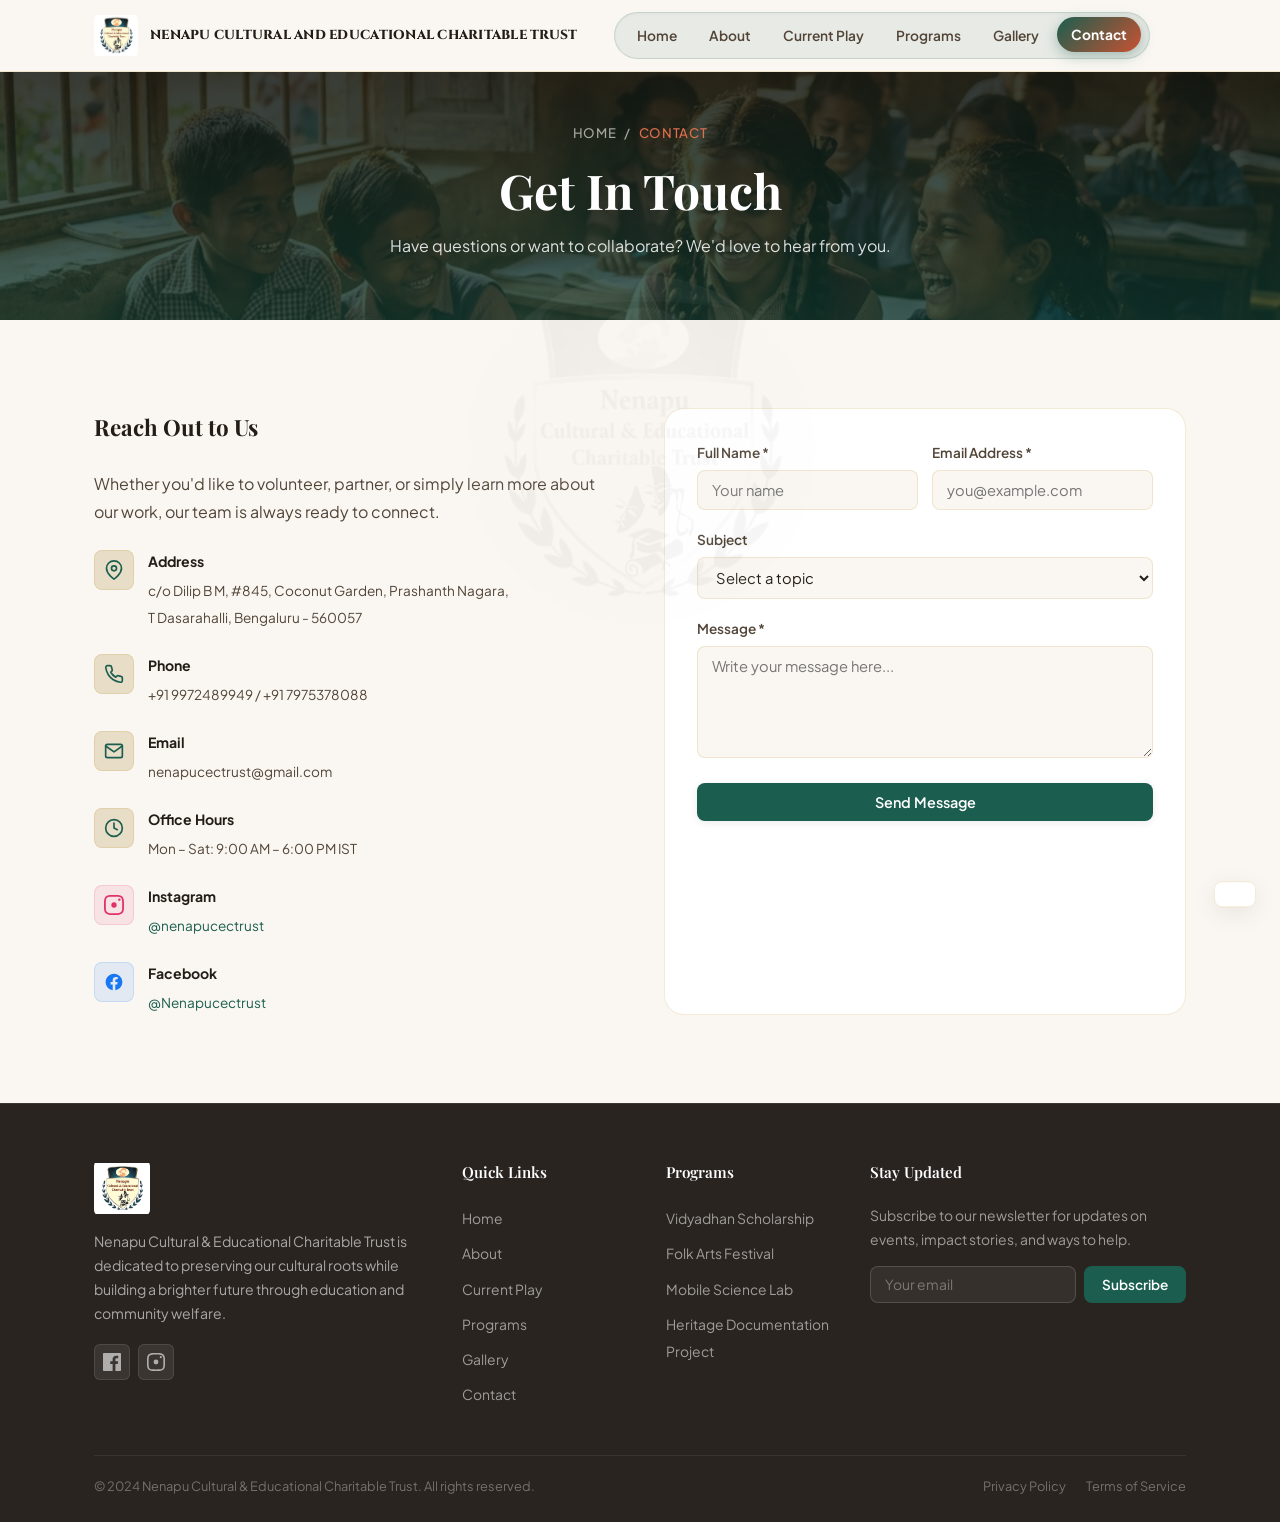
<file: contact.html>
<!DOCTYPE html>
<html lang="en" data-theme="light">
<head>
  <meta charset="UTF-8" />
  <meta name="viewport" content="width=device-width, initial-scale=1.0" />
  <title>Contact Us — Nenapu Cultural &amp; Educational Charitable Trust</title>
  <meta name="description" content="Get in touch with Nenapu Trust in Bengaluru, Karnataka. Volunteer, partner, or reach out with any inquiries using our contact details or online form." />
  <link rel="stylesheet" href="styles.css" />
  <link rel="icon" href="88233827833.jpg" type="image/jpeg" />
</head>
<body>

  <!-- ========== PRELOADER ========== -->
  <div id="preloader" class="preloader">
    <div class="loader-content">
      <div class="logo-container">
        <img src="88233827833.jpg" alt="Nenapu Trust Logo" class="loader-logo" />
        <div class="loader-ring"></div>
      </div>
      <div class="loader-text">Nenapu Trust</div>
    </div>
  </div>

  <!-- ========== BACKGROUND WATERMARK ========== -->
  <div class="scroll-watermark">
    <img src="88233827833.jpg" alt="Nenapu Trust Watermark" />
  </div>

  <!-- ========== NAVIGATION ========== -->
  <nav class="navbar" id="navbar">
    <div class="container">
      <a href="index.html" class="nav-brand">
        <img src="88233827833.jpg" alt="Nenapu Trust Logo" class="logo-img" />
        <span>NENAPU CULTURAL AND EDUCATIONAL CHARITABLE TRUST</span>
      </a>

      <div class="nav-links" id="navLinks">
        <a href="index.html">Home</a>
        <a href="about.html">About</a>
        <a href="play.html">Current Play</a>
        <a href="programs.html">Programs</a>
        <a href="gallery.html">Gallery</a>
        <a href="contact.html">Contact</a>
      </div>

      <div class="nav-actions">
        <button class="hamburger" id="hamburger" aria-label="Menu">
          <span></span><span></span><span></span>
        </button>
      </div>
    </div>
  </nav>

  <!-- ========== PAGE HEADER ========== -->
  <section class="page-header">
    <div class="page-header-bg" style="background-image: url('assets/hero_bg.png');"></div>
    <div class="page-header-overlay"></div>
    <div class="page-header-content">
      <div class="page-header-breadcrumb">
        <a href="index.html">Home</a> / <span>Contact</span>
      </div>
      <h1>Get In Touch</h1>
      <p>Have questions or want to collaborate? We'd love to hear from you.</p>
    </div>
  </section>

  <!-- ========== CONTACT ========== -->
  <section class="contact-section section-padding" id="contact">
    <div class="container">
      <div class="contact-wrapper">
        <div class="contact-info reveal">
          <h3>Reach Out to Us</h3>
          <p>Whether you'd like to volunteer, partner, or simply learn more about our work, our team is always ready to connect.</p>
          <div class="contact-detail">
            <div class="icon">
              <svg width="20" height="20" viewBox="0 0 24 24" fill="none" stroke="currentColor" stroke-width="2" stroke-linecap="round" stroke-linejoin="round"><path d="M21 10c0 7-9 13-9 13s-9-6-9-13a9 9 0 0 1 18 0z"/><circle cx="12" cy="10" r="3"/></svg>
            </div>
            <div class="text">
              <strong>Address</strong>
              <span>c/o Dilip B M, #845, Coconut Garden, Prashanth Nagara,<br/>T Dasarahalli, Bengaluru - 560057</span>
            </div>
          </div>
          <div class="contact-detail">
            <div class="icon">
              <svg width="20" height="20" viewBox="0 0 24 24" fill="none" stroke="currentColor" stroke-width="2" stroke-linecap="round" stroke-linejoin="round"><path d="M22 16.92v3a2 2 0 0 1-2.18 2 19.79 19.79 0 0 1-8.63-3.07 19.5 19.5 0 0 1-6-6 19.79 19.79 0 0 1-3.07-8.67A2 2 0 0 1 4.11 2h3a2 2 0 0 1 2 1.72 12.84 12.84 0 0 0 .7 2.81 2 2 0 0 1-.45 2.11L8.09 9.91a16 16 0 0 0 6 6l1.27-1.27a2 2 0 0 1 2.11-.45 12.84 12.84 0 0 0 2.81.7A2 2 0 0 1 22 16.92z"/></svg>
            </div>
            <div class="text">
              <strong>Phone</strong>
              <span><a href="tel:+919972489949" style="color: inherit;">+91 9972489949</a> / <a href="tel:+917975378088" style="color: inherit;">+91 7975378088</a></span>
            </div>
          </div>
          <div class="contact-detail">
            <div class="icon">
              <svg width="20" height="20" viewBox="0 0 24 24" fill="none" stroke="currentColor" stroke-width="2" stroke-linecap="round" stroke-linejoin="round"><path d="M4 4h16c1.1 0 2 .9 2 2v12c0 1.1-.9 2-2 2H4c-1.1 0-2-.9-2-2V6c0-1.1.9-2 2-2z"/><polyline points="22,6 12,13 2,6"/></svg>
            </div>
            <div class="text">
              <strong>Email</strong>
              <span><a href="mailto:nenapucectrust@gmail.com" style="color: inherit;">nenapucectrust@gmail.com</a></span>
            </div>
          </div>
          <div class="contact-detail">
            <div class="icon">
              <svg width="20" height="20" viewBox="0 0 24 24" fill="none" stroke="currentColor" stroke-width="2" stroke-linecap="round" stroke-linejoin="round"><circle cx="12" cy="12" r="10"/><polyline points="12 6 12 12 16 14"/></svg>
            </div>
            <div class="text">
              <strong>Office Hours</strong>
              <span>Mon – Sat: 9:00 AM – 6:00 PM IST</span>
            </div>
          </div>
          <div class="contact-detail">
            <div class="icon" style="background: rgba(225,48,108,0.1); border-color: rgba(225,48,108,0.15); color: #E1306C;">
              <svg width="20" height="20" viewBox="0 0 24 24" fill="currentColor"><path d="M12 2.163c3.204 0 3.584.012 4.85.07 3.252.148 4.771 1.691 4.919 4.919.058 1.265.069 1.645.069 4.849 0 3.205-.012 3.584-.069 4.849-.149 3.225-1.664 4.771-4.919 4.919-1.266.058-1.644.07-4.85.07-3.204 0-3.584-.012-4.849-.07-3.26-.149-4.771-1.699-4.919-4.92-.058-1.265-.07-1.644-.07-4.849 0-3.204.013-3.583.07-4.849.149-3.227 1.664-4.771 4.919-4.919 1.266-.057 1.645-.069 4.849-.069zm0-2.163c-3.259 0-3.667.014-4.947.072-4.358.2-6.78 2.618-6.98 6.98-.059 1.281-.073 1.689-.073 4.948 0 3.259.014 3.668.072 4.948.2 4.358 2.618 6.78 6.98 6.98 1.281.058 1.689.072 4.948.072 3.259 0 3.668-.014 4.948-.072 4.354-.2 6.782-2.618 6.979-6.98.059-1.28.073-1.689.073-4.948 0-3.259-.014-3.667-.072-4.947-.196-4.354-2.617-6.78-6.979-6.98-1.281-.059-1.69-.073-4.949-.073z"/><circle cx="12" cy="12" r="3.2"/><circle cx="18.406" cy="5.594" r="1.44"/></svg>
            </div>
            <div class="text">
              <strong>Instagram</strong>
              <span><a href="https://www.instagram.com/nenapucectrust/" target="_blank" rel="noopener noreferrer">@nenapucectrust</a></span>
            </div>
          </div>
          <div class="contact-detail">
            <div class="icon" style="background: rgba(24,119,242,0.1); border-color: rgba(24,119,242,0.15); color: #1877F2;">
              <svg width="20" height="20" viewBox="0 0 24 24" fill="currentColor"><path d="M12 2C6.477 2 2 6.477 2 12c0 4.991 3.657 9.128 8.438 9.878V14.89h-2.54V12h2.54V9.797c0-2.506 1.492-3.89 3.777-3.89 1.094 0 2.238.195 2.238.195v2.46h-1.26c-1.243 0-1.63.771-1.63 1.562V12h2.773l-.443 2.89h-2.33v6.988C18.343 21.128 22 16.991 22 12c0-5.523-4.477-10-10-10z"/></svg>
            </div>
            <div class="text">
              <strong>Facebook</strong>
              <span><a href="https://www.facebook.com/Nenapucectrust" target="_blank" rel="noopener noreferrer">@Nenapucectrust</a></span>
            </div>
          </div>
        </div>

        <form class="contact-form reveal" id="contactForm" novalidate>
          <div class="form-row">
            <div class="form-group">
              <label for="contactName">Full Name *</label>
              <input type="text" id="contactName" placeholder="Your name" required />
              <span class="error-msg">Please enter your name</span>
            </div>
            <div class="form-group">
              <label for="contactEmail">Email Address *</label>
              <input type="email" id="contactEmail" placeholder="you@example.com" required />
              <span class="error-msg">Please enter a valid email</span>
            </div>
          </div>
          <div class="form-group">
            <label for="contactSubject">Subject</label>
            <select id="contactSubject">
              <option value="" disabled selected>Select a topic</option>
              <option value="volunteer">Volunteering</option>
              <option value="partnership">Partnership / Collaboration</option>
              <option value="media">Media / Press</option>
              <option value="other">Other</option>
            </select>
          </div>
          <div class="form-group">
            <label for="contactMessage">Message *</label>
            <textarea id="contactMessage" placeholder="Write your message here..." rows="5" required></textarea>
            <span class="error-msg">Please enter a message</span>
          </div>
          <button type="submit" class="btn-primary" style="width:100%;justify-content:center;">
            Send Message
          </button>
        </form>
      </div>
    </div>
  </section>

  <!-- ========== FOOTER ========== -->
  <footer class="footer">
    <div class="container">
      <div class="footer-grid">
        <div class="footer-brand">
          <img src="88233827833.jpg" alt="Nenapu Trust Logo" class="footer-logo-img" />
          <p>Nenapu Cultural &amp; Educational Charitable Trust is dedicated to preserving our cultural roots while building a brighter future through education and community welfare.</p>
          <div class="social-links">
            <a href="https://www.facebook.com/Nenapucectrust" target="_blank" rel="noopener noreferrer" aria-label="Facebook">
              <svg width="18" height="18" viewBox="0 0 24 24" fill="currentColor"><path d="M22.675 0h-21.35c-.732 0-1.325.593-1.325 1.325v21.351c0 .731.593 1.324 1.325 1.324h11.495v-9.294h-3.128v-3.622h3.128v-2.671c0-3.1 1.893-4.788 4.659-4.788 1.325 0 2.463.099 2.795.143v3.24l-1.918.001c-1.504 0-1.795.715-1.795 1.763v2.313h3.587l-.467 3.622h-3.12v9.293h6.116c.73 0 1.323-.593 1.323-1.325v-21.35c0-.732-.593-1.325-1.325-1.325z"/></svg>
            </a>
            <a href="https://www.instagram.com/nenapucectrust/" target="_blank" rel="noopener noreferrer" aria-label="Instagram">
              <svg width="18" height="18" viewBox="0 0 24 24" fill="currentColor"><path d="M12 2.163c3.204 0 3.584.012 4.85.07 3.252.148 4.771 1.691 4.919 4.919.058 1.265.069 1.645.069 4.849 0 3.205-.012 3.584-.069 4.849-.149 3.225-1.664 4.771-4.919 4.919-1.266.058-1.644.07-4.85.07-3.204 0-3.584-.012-4.849-.07-3.26-.149-4.771-1.699-4.919-4.92-.058-1.265-.07-1.644-.07-4.849 0-3.204.013-3.583.07-4.849.149-3.227 1.664-4.771 4.919-4.919 1.266-.057 1.645-.069 4.849-.069zm0-2.163c-3.259 0-3.667.014-4.947.072-4.358.2-6.78 2.618-6.98 6.98-.059 1.281-.073 1.689-.073 4.948 0 3.259.014 3.668.072 4.948.2 4.358 2.618 6.78 6.98 6.98 1.281.058 1.689.072 4.948.072 3.259 0 3.668-.014 4.948-.072 4.354-.2 6.782-2.618 6.979-6.98.059-1.28.073-1.689.073-4.948 0-3.259-.014-3.667-.072-4.947-.196-4.354-2.617-6.78-6.979-6.98-1.281-.059-1.69-.073-4.949-.073z"/><circle cx="12" cy="12" r="3.2"/><circle cx="18.406" cy="5.594" r="1.44"/></svg>
            </a>
          </div>
        </div>

        <div class="footer-col">
          <h4>Quick Links</h4>
          <ul>
            <li><a href="index.html">Home</a></li>
            <li><a href="about.html">About</a></li>
            <li><a href="play.html">Current Play</a></li>
            <li><a href="programs.html">Programs</a></li>
            <li><a href="gallery.html">Gallery</a></li>
            <li><a href="contact.html">Contact</a></li>
          </ul>
        </div>

        <div class="footer-col">
          <h4>Programs</h4>
          <ul>
            <li><a href="programs.html">Vidyadhan Scholarship</a></li>
            <li><a href="programs.html">Folk Arts Festival</a></li>
            <li><a href="programs.html">Mobile Science Lab</a></li>
            <li><a href="programs.html">Heritage Documentation Project</a></li>
          </ul>
        </div>

        <div class="footer-col footer-newsletter">
          <h4>Stay Updated</h4>
          <p>Subscribe to our newsletter for updates on events, impact stories, and ways to help.</p>
          <form class="newsletter-form" id="newsletterForm">
            <input type="email" placeholder="Your email" required />
            <button type="submit">Subscribe</button>
          </form>
        </div>
      </div>

      <div class="footer-bottom">
        <p>&copy; 2024 Nenapu Cultural &amp; Educational Charitable Trust. All rights reserved.</p>
        <div class="footer-bottom-links">
          <a href="#">Privacy Policy</a>
          <a href="#">Terms of Service</a>
        </div>
      </div>
    </div>
  </footer>

  <!-- ========== TOAST ========== -->
  <div class="toast" id="toast"></div>

  <script src="app.js"></script>
</body>
</html>
</file>
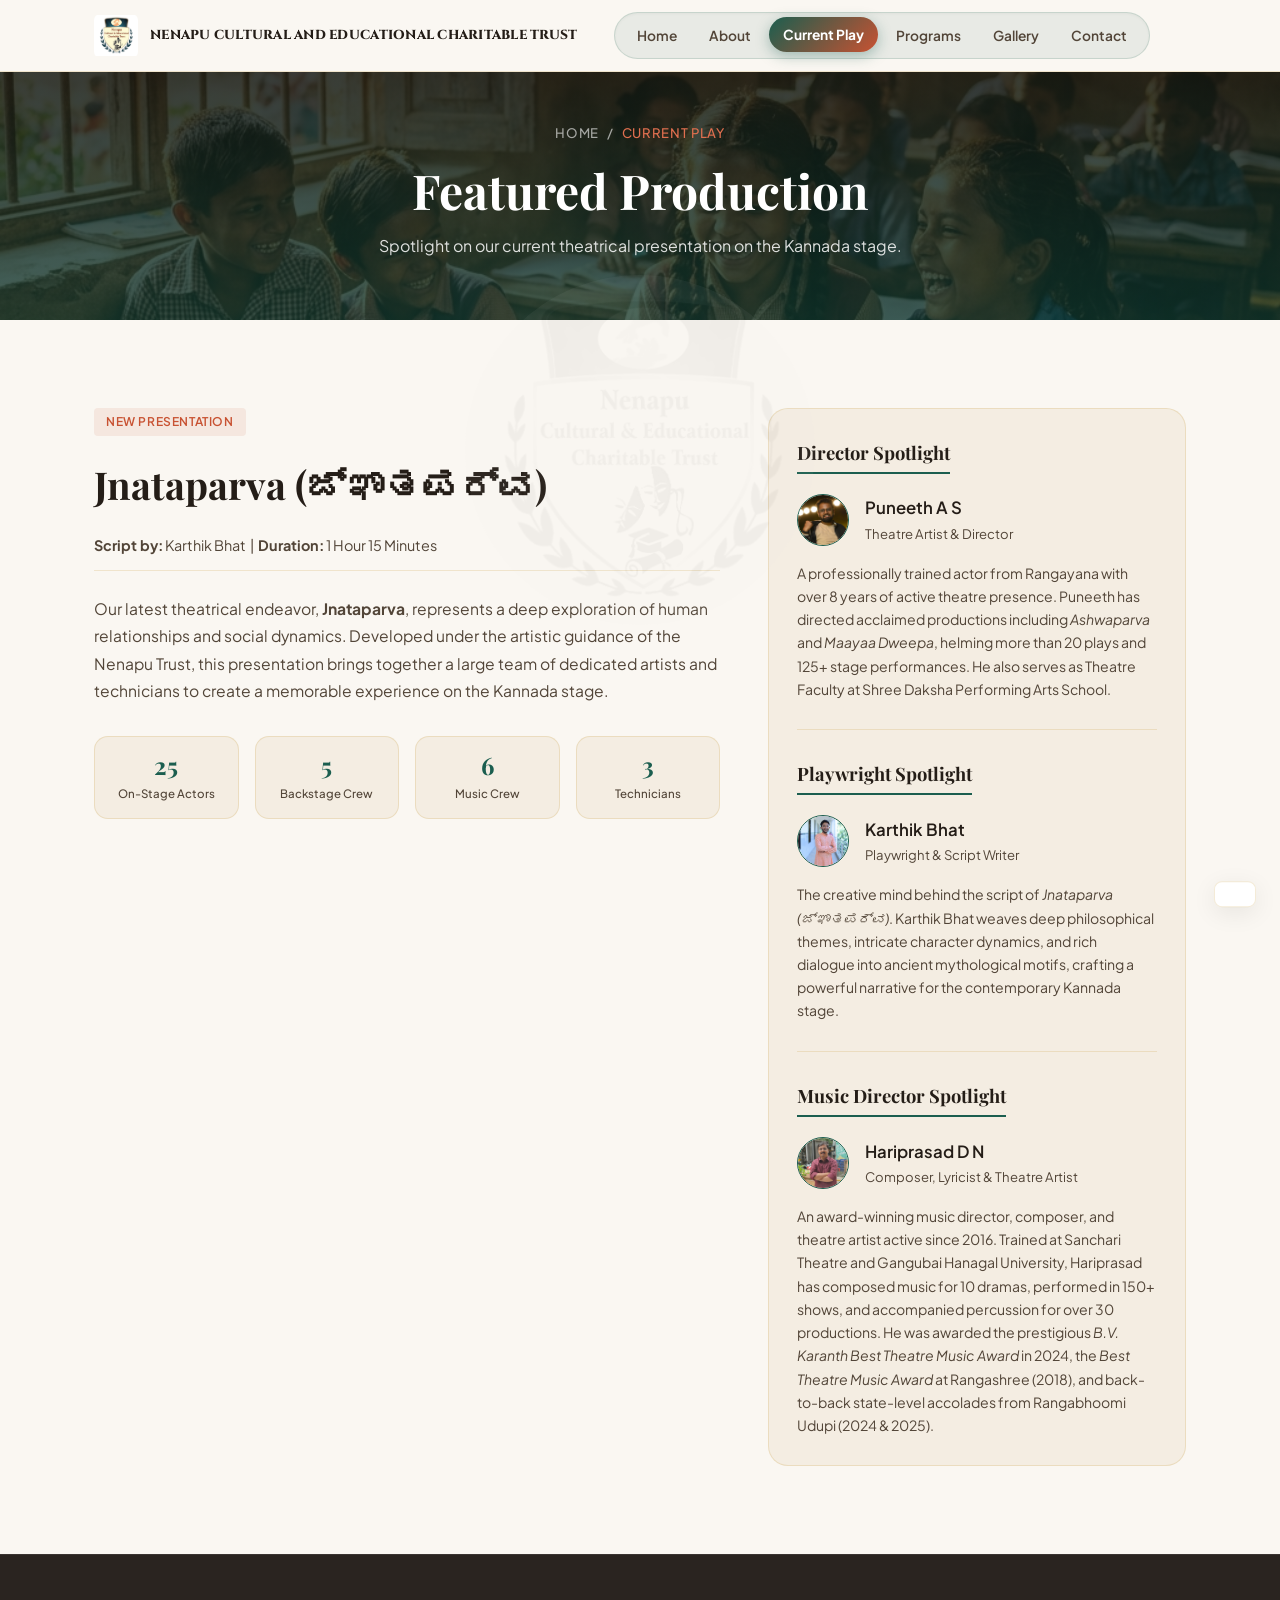
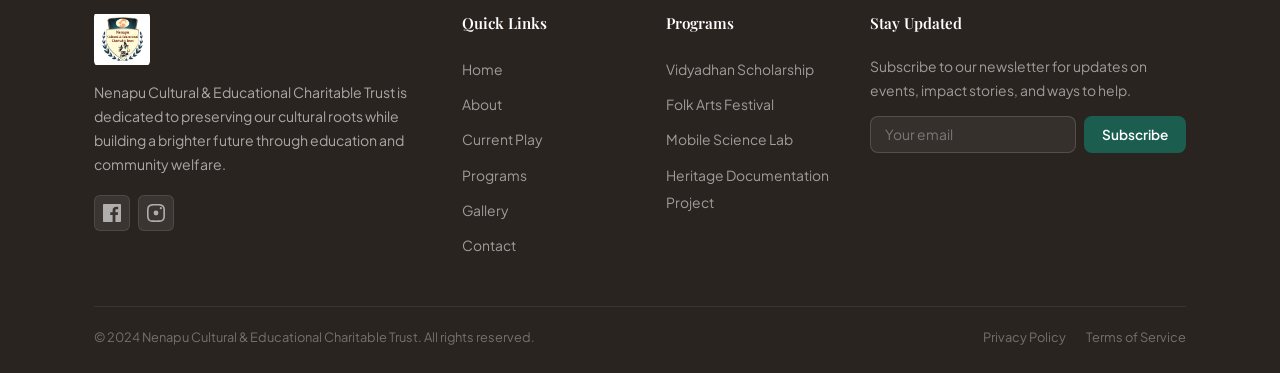
<file: play.html>
<!DOCTYPE html>
<html lang="en" data-theme="light">
<head>
  <meta charset="UTF-8" />
  <meta name="viewport" content="width=device-width, initial-scale=1.0" />
  <title>Current Production — Nenapu Cultural &amp; Educational Charitable Trust</title>
  <meta name="description" content="Explore our current theatrical presentation Jnataparva (ಜ್ಞಾತಪರ್ವ), script details, cast and crew stats, and a director spotlight on Puneeth A S." />
  <link rel="stylesheet" href="styles.css" />
  <link rel="icon" href="88233827833.jpg" type="image/jpeg" />
</head>
<body>

  <!-- ========== PRELOADER ========== -->
  <div id="preloader" class="preloader">
    <div class="loader-content">
      <div class="logo-container">
        <img src="88233827833.jpg" alt="Nenapu Trust Logo" class="loader-logo" />
        <div class="loader-ring"></div>
      </div>
      <div class="loader-text">Nenapu Trust</div>
    </div>
  </div>

  <!-- ========== BACKGROUND WATERMARK ========== -->
  <div class="scroll-watermark">
    <img src="88233827833.jpg" alt="Nenapu Trust Watermark" />
  </div>

  <!-- ========== NAVIGATION ========== -->
  <nav class="navbar" id="navbar">
    <div class="container">
      <a href="index.html" class="nav-brand">
        <img src="88233827833.jpg" alt="Nenapu Trust Logo" class="logo-img" />
        <span>NENAPU CULTURAL AND EDUCATIONAL CHARITABLE TRUST</span>
      </a>

      <div class="nav-links" id="navLinks">
        <a href="index.html">Home</a>
        <a href="about.html">About</a>
        <a href="play.html">Current Play</a>
        <a href="programs.html">Programs</a>
        <a href="gallery.html">Gallery</a>
        <a href="contact.html">Contact</a>
      </div>

      <div class="nav-actions">
        <button class="hamburger" id="hamburger" aria-label="Menu">
          <span></span><span></span><span></span>
        </button>
      </div>
    </div>
  </nav>

  <!-- ========== PAGE HEADER ========== -->
  <section class="page-header">
    <div class="page-header-bg" style="background-image: url('assets/hero_bg.png');"></div>
    <div class="page-header-overlay"></div>
    <div class="page-header-content">
      <div class="page-header-breadcrumb">
        <a href="index.html">Home</a> / <span>Current Play</span>
      </div>
      <h1>Featured Production</h1>
      <p>Spotlight on our current theatrical presentation on the Kannada stage.</p>
    </div>
  </section>

  <!-- ========== CURRENT PRODUCTION ========== -->
  <section class="current-production-section section-padding" id="featured-play">
    <div class="container">
      <div class="production-wrapper reveal">
        <div class="production-info">
          <div class="production-badge">New Presentation</div>
          <h3>Jnataparva (ಜ್ಞಾತಪರ್ವ)</h3>
          <p class="play-meta"><strong>Script by:</strong> Karthik Bhat &nbsp;|&nbsp; <strong>Duration:</strong> 1 Hour 15 Minutes</p>
          
          <p class="play-description">
            Our latest theatrical endeavor, <strong>Jnataparva</strong>, represents a deep exploration of human relationships and social dynamics. Developed under the artistic guidance of the Nenapu Trust, this presentation brings together a large team of dedicated artists and technicians to create a memorable experience on the Kannada stage.
          </p>
          
          <div class="crew-stats">
            <div class="crew-stat-item">
              <span class="count">25</span>
              <span class="label">On-Stage Actors</span>
            </div>
            <div class="crew-stat-item">
              <span class="count">5</span>
              <span class="label">Backstage Crew</span>
            </div>
            <div class="crew-stat-item">
              <span class="count">6</span>
              <span class="label">Music Crew</span>
            </div>
            <div class="crew-stat-item">
              <span class="count">3</span>
              <span class="label">Technicians</span>
            </div>
          </div>
        </div>
        
        <div class="director-spotlight">
          <div class="director-card">
            <h4>Director Spotlight</h4>
            <div class="director-header">
              <img src="assets/director_puneeth.jpg" alt="Puneeth A S" class="director-avatar" />
              <div class="director-info">
                <h5>Puneeth A S</h5>
                <p>Theatre Artist &amp; Director</p>
              </div>
            </div>
            <p class="director-bio">
              A professionally trained actor from Rangayana with over 8 years of active theatre presence. Puneeth has directed acclaimed productions including <em>Ashwaparva</em> and <em>Maayaa Dweepa</em>, helming more than 20 plays and 125+ stage performances. He also serves as Theatre Faculty at Shree Daksha Performing Arts School.
            </p>
          </div>
          
          <!-- Playwright Spotlight -->
          <div class="director-card" style="margin-top: 28px; border-top: 1.5px solid var(--border-color); padding-top: 28px;">
            <h4>Playwright Spotlight</h4>
            <div class="director-header">
              <img src="assets/writer_karthik.jpg" alt="Karthik Bhat" class="director-avatar" />
              <div class="director-info">
                <h5>Karthik Bhat</h5>
                <p>Playwright &amp; Script Writer</p>
              </div>
            </div>
            <p class="director-bio">
              The creative mind behind the script of <em>Jnataparva (ಜ್ಞಾತಪರ್ವ)</em>. Karthik Bhat weaves deep philosophical themes, intricate character dynamics, and rich dialogue into ancient mythological motifs, crafting a powerful narrative for the contemporary Kannada stage.
            </p>
          </div>
          
          <!-- Music Director Spotlight -->
          <div class="director-card" style="margin-top: 28px; border-top: 1.5px solid var(--border-color); padding-top: 28px;">
            <h4>Music Director Spotlight</h4>
            <div class="director-header">
              <img src="assets/music_director_hariprasad.jpg" alt="Hariprasad D N" class="director-avatar" />
              <div class="director-info">
                <h5>Hariprasad D N</h5>
                <p>Composer, Lyricist &amp; Theatre Artist</p>
              </div>
            </div>
            <p class="director-bio">
              An award-winning music director, composer, and theatre artist active since 2016. Trained at Sanchari Theatre and Gangubai Hanagal University, Hariprasad has composed music for 10 dramas, performed in 150+ shows, and accompanied percussion for over 30 productions. He was awarded the prestigious <em>B.V. Karanth Best Theatre Music Award</em> in 2024, the <em>Best Theatre Music Award</em> at Rangashree (2018), and back-to-back state-level accolades from Rangabhoomi Udupi (2024 &amp; 2025).
            </p>
          </div>
        </div>
      </div>

    </div>
  </section>

  <!-- ========== FOOTER ========== -->
  <footer class="footer">
    <div class="container">
      <div class="footer-grid">
        <div class="footer-brand">
          <img src="88233827833.jpg" alt="Nenapu Trust Logo" class="footer-logo-img" />
          <p>Nenapu Cultural &amp; Educational Charitable Trust is dedicated to preserving our cultural roots while building a brighter future through education and community welfare.</p>
          <div class="social-links">
            <a href="https://www.facebook.com/Nenapucectrust" target="_blank" rel="noopener noreferrer" aria-label="Facebook">
              <svg width="18" height="18" viewBox="0 0 24 24" fill="currentColor"><path d="M22.675 0h-21.35c-.732 0-1.325.593-1.325 1.325v21.351c0 .731.593 1.324 1.325 1.324h11.495v-9.294h-3.128v-3.622h3.128v-2.671c0-3.1 1.893-4.788 4.659-4.788 1.325 0 2.463.099 2.795.143v3.24l-1.918.001c-1.504 0-1.795.715-1.795 1.763v2.313h3.587l-.467 3.622h-3.12v9.293h6.116c.73 0 1.323-.593 1.323-1.325v-21.35c0-.732-.593-1.325-1.325-1.325z"/></svg>
            </a>
            <a href="https://www.instagram.com/nenapucectrust/" target="_blank" rel="noopener noreferrer" aria-label="Instagram">
              <svg width="18" height="18" viewBox="0 0 24 24" fill="currentColor"><path d="M12 2.163c3.204 0 3.584.012 4.85.07 3.252.148 4.771 1.691 4.919 4.919.058 1.265.069 1.645.069 4.849 0 3.205-.012 3.584-.069 4.849-.149 3.225-1.664 4.771-4.919 4.919-1.266.058-1.644.07-4.85.07-3.204 0-3.584-.012-4.849-.07-3.26-.149-4.771-1.699-4.919-4.92-.058-1.265-.07-1.644-.07-4.849 0-3.204.013-3.583.07-4.849.149-3.227 1.664-4.771 4.919-4.919 1.266-.057 1.645-.069 4.849-.069zm0-2.163c-3.259 0-3.667.014-4.947.072-4.358.2-6.78 2.618-6.98 6.98-.059 1.281-.073 1.689-.073 4.948 0 3.259.014 3.668.072 4.948.2 4.358 2.618 6.78 6.98 6.98 1.281.058 1.689.072 4.948.072 3.259 0 3.668-.014 4.948-.072 4.354-.2 6.782-2.618 6.979-6.98.059-1.28.073-1.689.073-4.948 0-3.259-.014-3.667-.072-4.947-.196-4.354-2.617-6.78-6.979-6.98-1.281-.059-1.69-.073-4.949-.073z"/><circle cx="12" cy="12" r="3.2"/><circle cx="18.406" cy="5.594" r="1.44"/></svg>
            </a>
          </div>
        </div>

        <div class="footer-col">
          <h4>Quick Links</h4>
          <ul>
            <li><a href="index.html">Home</a></li>
            <li><a href="about.html">About</a></li>
            <li><a href="play.html">Current Play</a></li>
            <li><a href="programs.html">Programs</a></li>
            <li><a href="gallery.html">Gallery</a></li>
            <li><a href="contact.html">Contact</a></li>
          </ul>
        </div>

        <div class="footer-col">
          <h4>Programs</h4>
          <ul>
            <li><a href="programs.html">Vidyadhan Scholarship</a></li>
            <li><a href="programs.html">Folk Arts Festival</a></li>
            <li><a href="programs.html">Mobile Science Lab</a></li>
            <li><a href="programs.html">Heritage Documentation Project</a></li>
          </ul>
        </div>

        <div class="footer-col footer-newsletter">
          <h4>Stay Updated</h4>
          <p>Subscribe to our newsletter for updates on events, impact stories, and ways to help.</p>
          <form class="newsletter-form" id="newsletterForm">
            <input type="email" placeholder="Your email" required />
            <button type="submit">Subscribe</button>
          </form>
        </div>
      </div>

      <div class="footer-bottom">
        <p>&copy; 2024 Nenapu Cultural &amp; Educational Charitable Trust. All rights reserved.</p>
        <div class="footer-bottom-links">
          <a href="#">Privacy Policy</a>
          <a href="#">Terms of Service</a>
        </div>
      </div>
    </div>
  </footer>

  <!-- ========== TOAST (Newsletter notification) ========== -->
  <div class="toast" id="toast"></div>

  <script src="app.js"></script>
</body>
</html>
</file>
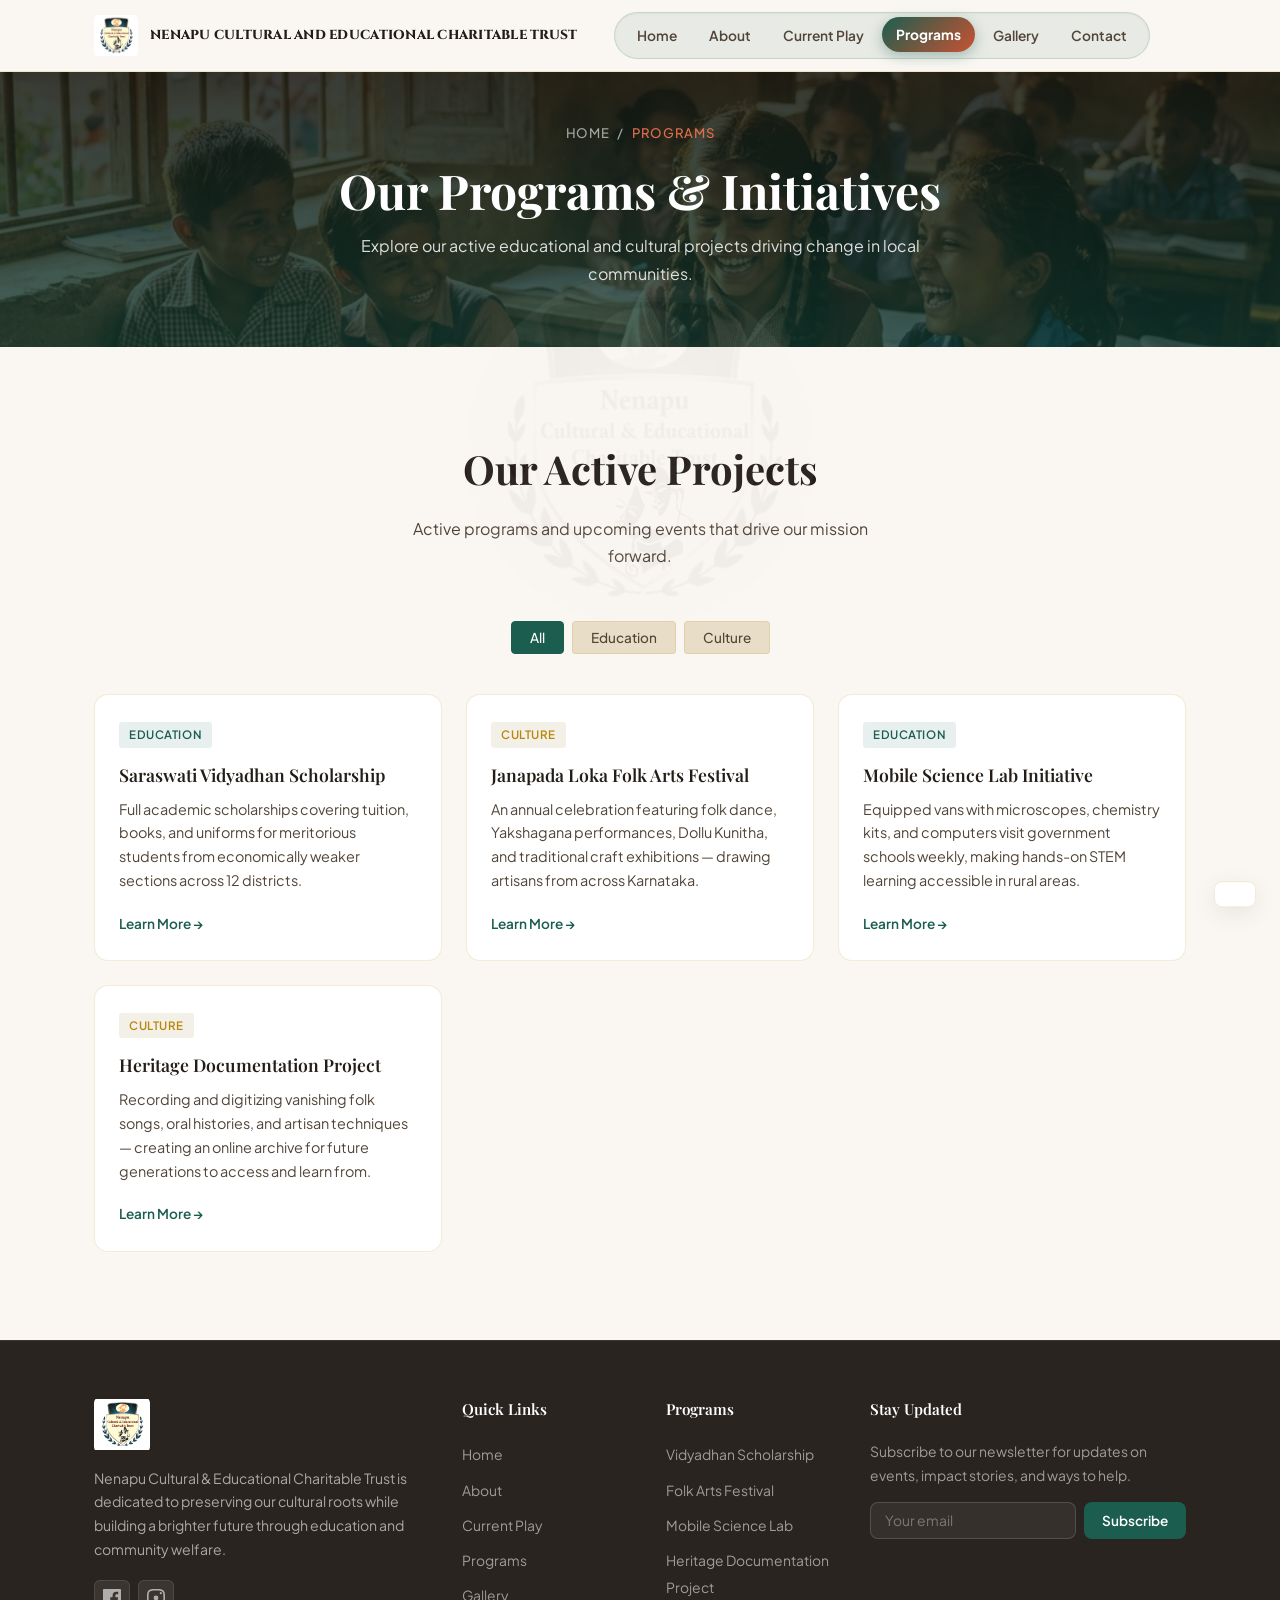
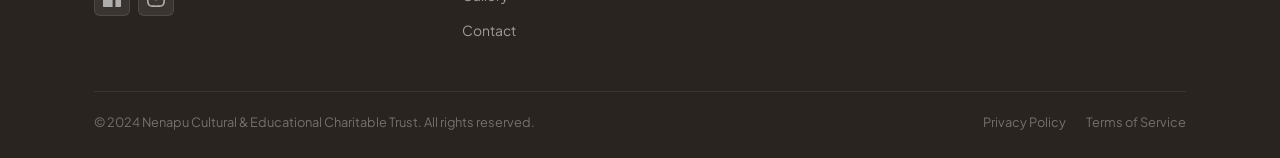
<file: programs.html>
<!DOCTYPE html>
<html lang="en" data-theme="light">
<head>
  <meta charset="UTF-8" />
  <meta name="viewport" content="width=device-width, initial-scale=1.0" />
  <title>Our Programs — Nenapu Cultural &amp; Educational Charitable Trust</title>
  <meta name="description" content="Explore the various programs managed by Nenapu Trust, including educational scholarships, cultural folk festivals, and mobile science labs." />
  <link rel="stylesheet" href="styles.css" />
  <link rel="icon" href="88233827833.jpg" type="image/jpeg" />
</head>
<body>

  <!-- ========== PRELOADER ========== -->
  <div id="preloader" class="preloader">
    <div class="loader-content">
      <div class="logo-container">
        <img src="88233827833.jpg" alt="Nenapu Trust Logo" class="loader-logo" />
        <div class="loader-ring"></div>
      </div>
      <div class="loader-text">Nenapu Trust</div>
    </div>
  </div>

  <!-- ========== BACKGROUND WATERMARK ========== -->
  <div class="scroll-watermark">
    <img src="88233827833.jpg" alt="Nenapu Trust Watermark" />
  </div>

  <!-- ========== NAVIGATION ========== -->
  <nav class="navbar" id="navbar">
    <div class="container">
      <a href="index.html" class="nav-brand">
        <img src="88233827833.jpg" alt="Nenapu Trust Logo" class="logo-img" />
        <span>NENAPU CULTURAL AND EDUCATIONAL CHARITABLE TRUST</span>
      </a>

      <div class="nav-links" id="navLinks">
        <a href="index.html">Home</a>
        <a href="about.html">About</a>
        <a href="play.html">Current Play</a>
        <a href="programs.html">Programs</a>
        <a href="gallery.html">Gallery</a>
        <a href="contact.html">Contact</a>
      </div>

      <div class="nav-actions">
        <button class="hamburger" id="hamburger" aria-label="Menu">
          <span></span><span></span><span></span>
        </button>
      </div>
    </div>
  </nav>

  <!-- ========== PAGE HEADER ========== -->
  <section class="page-header">
    <div class="page-header-bg" style="background-image: url('assets/hero_bg.png');"></div>
    <div class="page-header-overlay"></div>
    <div class="page-header-content">
      <div class="page-header-breadcrumb">
        <a href="index.html">Home</a> / <span>Programs</span>
      </div>
      <h1>Our Programs &amp; Initiatives</h1>
      <p>Explore our active educational and cultural projects driving change in local communities.</p>
    </div>
  </section>

  <!-- ========== PROGRAMS & INITIATIVES ========== -->
  <section class="programs-section section-padding" id="programs">
    <div class="container">
      <div class="section-heading reveal">
        <h2>Our Active Projects</h2>
        <p>Active programs and upcoming events that drive our mission forward.</p>
      </div>

      <div class="programs-filter reveal">
        <button class="filter-btn active" data-filter="all">All</button>
        <button class="filter-btn" data-filter="education">Education</button>
        <button class="filter-btn" data-filter="culture">Culture</button>
      </div>

      <div class="programs-grid">

        <div class="program-card reveal" data-category="education">
          <span class="tag tag-education">Education</span>
          <h3>Saraswati Vidyadhan Scholarship</h3>
          <p>Full academic scholarships covering tuition, books, and uniforms for meritorious students from economically weaker sections across 12 districts.</p>
          <a href="#" class="learn-more" data-modal="program-1">Learn More →</a>
        </div>

        <div class="program-card reveal" data-category="culture">
          <span class="tag tag-culture">Culture</span>
          <h3>Janapada Loka Folk Arts Festival</h3>
          <p>An annual celebration featuring folk dance, Yakshagana performances, Dollu Kunitha, and traditional craft exhibitions — drawing artisans from across Karnataka.</p>
          <a href="#" class="learn-more" data-modal="program-2">Learn More →</a>
        </div>

        <div class="program-card reveal" data-category="education">
          <span class="tag tag-education">Education</span>
          <h3>Mobile Science Lab Initiative</h3>
          <p>Equipped vans with microscopes, chemistry kits, and computers visit government schools weekly, making hands-on STEM learning accessible in rural areas.</p>
          <a href="#" class="learn-more" data-modal="program-4">Learn More →</a>
        </div>

        <div class="program-card reveal" data-category="culture">
          <span class="tag tag-culture">Culture</span>
          <h3>Heritage Documentation Project</h3>
          <p>Recording and digitizing vanishing folk songs, oral histories, and artisan techniques — creating an online archive for future generations to access and learn from.</p>
          <a href="#" class="learn-more" data-modal="program-5">Learn More →</a>
        </div>

      </div>
    </div>
  </section>

  <!-- ========== FOOTER ========== -->
  <footer class="footer">
    <div class="container">
      <div class="footer-grid">
        <div class="footer-brand">
          <img src="88233827833.jpg" alt="Nenapu Trust Logo" class="footer-logo-img" />
          <p>Nenapu Cultural &amp; Educational Charitable Trust is dedicated to preserving our cultural roots while building a brighter future through education and community welfare.</p>
          <div class="social-links">
            <a href="https://www.facebook.com/Nenapucectrust" target="_blank" rel="noopener noreferrer" aria-label="Facebook">
              <svg width="18" height="18" viewBox="0 0 24 24" fill="currentColor"><path d="M22.675 0h-21.35c-.732 0-1.325.593-1.325 1.325v21.351c0 .731.593 1.324 1.325 1.324h11.495v-9.294h-3.128v-3.622h3.128v-2.671c0-3.1 1.893-4.788 4.659-4.788 1.325 0 2.463.099 2.795.143v3.24l-1.918.001c-1.504 0-1.795.715-1.795 1.763v2.313h3.587l-.467 3.622h-3.12v9.293h6.116c.73 0 1.323-.593 1.323-1.325v-21.35c0-.732-.593-1.325-1.325-1.325z"/></svg>
            </a>
            <a href="https://www.instagram.com/nenapucectrust/" target="_blank" rel="noopener noreferrer" aria-label="Instagram">
              <svg width="18" height="18" viewBox="0 0 24 24" fill="currentColor"><path d="M12 2.163c3.204 0 3.584.012 4.85.07 3.252.148 4.771 1.691 4.919 4.919.058 1.265.069 1.645.069 4.849 0 3.205-.012 3.584-.069 4.849-.149 3.225-1.664 4.771-4.919 4.919-1.266.058-1.644.07-4.85.07-3.204 0-3.584-.012-4.849-.07-3.26-.149-4.771-1.699-4.919-4.92-.058-1.265-.07-1.644-.07-4.849 0-3.204.013-3.583.07-4.849.149-3.227 1.664-4.771 4.919-4.919 1.266-.057 1.645-.069 4.849-.069zm0-2.163c-3.259 0-3.667.014-4.947.072-4.358.2-6.78 2.618-6.98 6.98-.059 1.281-.073 1.689-.073 4.948 0 3.259.014 3.668.072 4.948.2 4.358 2.618 6.78 6.98 6.98 1.281.058 1.689.072 4.948.072 3.259 0 3.668-.014 4.948-.072 4.354-.2 6.782-2.618 6.979-6.98.059-1.28.073-1.689.073-4.948 0-3.259-.014-3.667-.072-4.947-.196-4.354-2.617-6.78-6.979-6.98-1.281-.059-1.69-.073-4.949-.073z"/><circle cx="12" cy="12" r="3.2"/><circle cx="18.406" cy="5.594" r="1.44"/></svg>
            </a>
          </div>
        </div>

        <div class="footer-col">
          <h4>Quick Links</h4>
          <ul>
            <li><a href="index.html">Home</a></li>
            <li><a href="about.html">About</a></li>
            <li><a href="play.html">Current Play</a></li>
            <li><a href="programs.html">Programs</a></li>
            <li><a href="gallery.html">Gallery</a></li>
            <li><a href="contact.html">Contact</a></li>
          </ul>
        </div>

        <div class="footer-col">
          <h4>Programs</h4>
          <ul>
            <li><a href="programs.html">Vidyadhan Scholarship</a></li>
            <li><a href="programs.html">Folk Arts Festival</a></li>
            <li><a href="programs.html">Mobile Science Lab</a></li>
            <li><a href="programs.html">Heritage Documentation Project</a></li>
          </ul>
        </div>

        <div class="footer-col footer-newsletter">
          <h4>Stay Updated</h4>
          <p>Subscribe to our newsletter for updates on events, impact stories, and ways to help.</p>
          <form class="newsletter-form" id="newsletterForm">
            <input type="email" placeholder="Your email" required />
            <button type="submit">Subscribe</button>
          </form>
        </div>
      </div>

      <div class="footer-bottom">
        <p>&copy; 2024 Nenapu Cultural &amp; Educational Charitable Trust. All rights reserved.</p>
        <div class="footer-bottom-links">
          <a href="#">Privacy Policy</a>
          <a href="#">Terms of Service</a>
        </div>
      </div>
    </div>
  </footer>

  <!-- ========== MODAL (Program Details) ========== -->
  <div class="modal-overlay" id="modalOverlay">
    <div class="modal" id="modalContent">
      <button class="modal-close" id="modalClose">
        <svg width="20" height="20" viewBox="0 0 24 24" fill="none" stroke="currentColor" stroke-width="2" stroke-linecap="round" stroke-linejoin="round"><line x1="18" y1="6" x2="6" y2="18"/><line x1="6" y1="6" x2="18" y2="18"/></svg>
      </button>
      <div id="modalBody"></div>
    </div>
  </div>

  <!-- ========== TOAST (Newsletter notification) ========== -->
  <div class="toast" id="toast"></div>

  <script src="app.js"></script>
</body>
</html>
</file>
<file: styles.css>
/* ============================================
   Nenapu Cultural & Educational Charitable Trust
   Design System — styles.css
   ============================================ */

/* ---------- Google Fonts ---------- */
@import url('https://fonts.googleapis.com/css2?family=Cinzel:wght@500;600;700;800;900&family=Montserrat:ital,wght@0,400;0,500;0,600;0,700;1,400;1,500&family=Playfair+Display:ital,wght@0,400;0,600;0,700;0,800;0,900;1,400;1,600;1,700&family=Plus+Jakarta+Sans:ital,wght@0,300;0,400;0,500;0,600;0,700;0,800;1,400;1,500&display=swap');

/* ---------- CSS Custom Properties ---------- */
:root {
  /* Core palette — organic handcrafted cultural & earthy tones */
  --primary:        #1B5E4F;
  --primary-dark:   #124237;
  --primary-light:  #298571;
  --secondary:      #C85232;
  --secondary-dark: #A13D23;
  --secondary-light:#E06F4F;
  --accent:         #B8860B;
  --accent-warm:    #D4AF37;
  --accent-indigo:  #2B3E50;

  /* Organic warm neutral palette */
  --gray-50:  #FAF7F2;
  --gray-100: #F3ECE2;
  --gray-200: #E6DBCF;
  --gray-300: #D2C2B1;
  --gray-400: #A2907E;
  --gray-500: #746454;
  --gray-600: #524538;
  --gray-700: #382E25;
  --gray-800: #241D17;
  --gray-900: #16110D;

  /* Typography — Fusion of Classical Heritage & Modern Clarity (Playfair Display + Cinzel + Plus Jakarta Sans + Montserrat) */
  --font-heading: 'Playfair Display', 'Cinzel', Georgia, serif;
  --font-display: 'Cinzel', 'Playfair Display', Georgia, serif;
  --font-body:    'Plus Jakarta Sans', 'Montserrat', -apple-system, BlinkMacSystemFont, sans-serif;

  /* Sizing */
  --max-width: 1140px;
  --nav-height: 72px;
  --radius-sm: 8px;
  --radius-md: 14px;
  --radius-lg: 20px;

  /* Transitions */
  --ease-out: cubic-bezier(0.25, 0.46, 0.45, 0.94);
  --transition-fast: 0.2s var(--ease-out);
  --transition-med:  0.35s var(--ease-out);
  --transition-slow: 0.6s var(--ease-out);
}

/* ----- Light Theme ----- */
[data-theme="light"] {
  --bg-primary:      #FAF7F2;
  --bg-secondary:    #F4EDE2;
  --bg-tertiary:     #E8DEC8;
  --bg-card:         #FFFFFF;
  --text-primary:    #241D17;
  --text-secondary:  #524538;
  --border-color:    rgba(184, 134, 11, 0.16);
  --shadow-color:    rgba(36, 29, 23, 0.07);
  --nav-bg:          rgba(250, 247, 242, 0.95);
  --hero-overlay:    linear-gradient(180deg, rgba(22, 17, 13, 0.60) 0%, rgba(27, 94, 79, 0.45) 100%);
  --stat-bg:         #1B5E4F;
}

/* ---------- Reset & Base ---------- */
*,*::before,*::after { box-sizing: border-box; margin: 0; padding: 0; }
html { scroll-behavior: smooth; font-size: 16px; }
section[id] { scroll-margin-top: calc(var(--nav-height) + 24px); }
body {
  font-family: var(--font-body);
  background: var(--bg-primary);
  color: var(--text-primary);
  line-height: 1.7;
  overflow-x: hidden;
  -webkit-user-select: none;
  -moz-user-select: none;
  -ms-user-select: none;
  user-select: none;
}
a { color: var(--primary); text-decoration: none; transition: color var(--transition-fast); }
a:hover { color: var(--secondary); }
img { max-width: 100%; height: auto; display: block; -webkit-user-drag: none; user-drag: none; }
ul, ol { list-style: none; }
button { cursor: pointer; font-family: inherit; border: none; outline: none; }
input, textarea, select { font-family: inherit; outline: none; -webkit-user-select: text; -moz-user-select: text; -ms-user-select: text; user-select: text; }

/* ---------- Utility ---------- */
.container { max-width: var(--max-width); margin: 0 auto; padding: 0 24px; }
.section-padding { padding: 88px 0; }
.section-heading {
  text-align: center;
  margin-bottom: 52px;
}
.section-heading h2 {
  font-family: var(--font-heading);
  font-size: clamp(1.8rem, 3.5vw, 2.5rem);
  font-weight: 700;
  color: var(--text-primary);
  margin-bottom: 12px;
}
.section-heading p {
  color: var(--text-secondary);
  font-size: 1rem;
  max-width: 520px;
  margin: 0 auto;
}

/* ---------- Scroll Reveal ---------- */
.reveal {
  opacity: 0;
  transform: translateY(16px);
  transition: opacity 0.7s var(--ease-out), transform 0.7s var(--ease-out);
}
.reveal.visible {
  opacity: 1;
  transform: translateY(0);
}

/* ============================================
   NAVIGATION
   ============================================ */
.navbar {
  position: fixed;
  top: 0; left: 0; right: 0;
  height: var(--nav-height);
  background: #FAF7F2;
  border-bottom: 1px solid var(--border-color);
  z-index: 1000;
  transition: box-shadow var(--transition-med), background var(--transition-fast);
  backdrop-filter: blur(12px);
  -webkit-backdrop-filter: blur(12px);
}
.navbar.scrolled {
  box-shadow: 0 4px 20px rgba(36, 29, 23, 0.12);
  background: #FAF7F2;
  border-bottom-color: rgba(184, 134, 11, 0.25);
}
.navbar .container {
  display: flex;
  align-items: center;
  justify-content: space-between;
  height: 100%;
  gap: 16px;
  flex-wrap: nowrap;
}
.nav-brand {
  display: flex;
  align-items: center;
  gap: 12px;
  text-decoration: none;
  min-width: 0;
  flex-shrink: 1;
}
.nav-brand .logo-img {
  width: 44px;
  height: 44px;
  object-fit: contain;
  border-radius: 6px;
  flex-shrink: 0;
}
.nav-brand span {
  font-family: var(--font-display);
  font-size: clamp(0.74rem, 1.02vw, 0.90rem);
  font-weight: 800;
  color: var(--text-primary);
  line-height: 1.2;
  letter-spacing: 0.02em;
  transition: color var(--transition-fast);
  max-width: 480px;
  white-space: nowrap;
  overflow: hidden;
  text-overflow: ellipsis;
}
.nav-brand:hover span {
  color: var(--primary);
}
.nav-links {
  display: flex;
  align-items: center;
  gap: 4px;
  background: rgba(27, 94, 79, 0.08);
  padding: 5px 8px;
  border-radius: 30px;
  border: 1px solid rgba(27, 94, 79, 0.16);
  box-shadow: inset 0 1px 3px rgba(0, 0, 0, 0.04);
  flex-shrink: 0;
}
.nav-links a {
  color: var(--text-secondary);
  font-weight: 600;
  font-size: 0.86rem;
  padding: 6px 14px;
  border-radius: 20px;
  transition: all 0.28s cubic-bezier(0.25, 0.8, 0.25, 1);
  position: relative;
  white-space: nowrap;
}
.nav-links a:hover {
  color: #C85232;
  background: rgba(200, 82, 50, 0.14);
  transform: translateY(-1px);
}
.nav-links a.active {
  color: #FFFFFF !important;
  background: linear-gradient(135deg, #1B5E4F 0%, #C85232 100%) !important;
  font-weight: 700;
  box-shadow: 0 4px 14px rgba(27, 94, 79, 0.35);
  transform: translateY(-1px);
}
.nav-actions {
  display: flex;
  align-items: center;
  gap: 12px;
}

/* Buttons */
.btn-primary {
  padding: 10px 24px;
  background: var(--primary);
  color: #fff;
  border-radius: var(--radius-sm);
  font-weight: 600;
  font-size: 0.9rem;
  transition: all var(--transition-fast);
  box-shadow: 0 2px 8px rgba(0,0,0,0.08);
  display: inline-flex;
  align-items: center;
  gap: 8px;
}
.btn-primary:hover {
  background: var(--primary-dark);
  box-shadow: 0 4px 14px rgba(0,0,0,0.12);
  color: #fff;
}
.btn-secondary {
  padding: 10px 24px;
  background: transparent;
  color: var(--text-primary);
  border: 1.5px solid var(--border-color);
  border-radius: var(--radius-sm);
  font-weight: 600;
  font-size: 0.9rem;
  transition: all var(--transition-fast);
  display: inline-flex;
  align-items: center;
  gap: 8px;
}
.btn-secondary:hover {
  border-color: var(--primary);
  color: var(--primary);
}

/* Mobile menu tab / hamburger */
.hamburger {
  display: none;
  align-items: center;
  gap: 8px;
  background: rgba(27, 94, 79, 0.08);
  border: 1px solid rgba(27, 94, 79, 0.22);
  padding: 7px 14px;
  border-radius: 24px;
  cursor: pointer;
  transition: all var(--transition-fast);
  box-shadow: 0 2px 6px rgba(0,0,0,0.04);
}
.hamburger:hover, .hamburger:focus-visible {
  background: rgba(27, 94, 79, 0.15);
  border-color: var(--primary);
  transform: translateY(-1px);
}
.hamburger.open {
  background: rgba(200, 82, 50, 0.12);
  border-color: var(--secondary);
}
.hamburger::before {
  content: 'MENU';
  font-family: var(--font-body);
  font-size: 0.78rem;
  font-weight: 700;
  letter-spacing: 0.05em;
  text-transform: uppercase;
  color: var(--primary);
  transition: color var(--transition-fast);
}
.hamburger.open::before {
  content: 'CLOSE';
  color: var(--secondary);
}
.hamburger-bars {
  display: inline-flex;
  flex-direction: column;
  gap: 4px;
  justify-content: center;
  align-items: center;
}
.hamburger span, .hamburger-bars span {
  width: 18px;
  height: 2px;
  background: var(--primary);
  border-radius: 2px;
  transition: all var(--transition-fast);
  display: block;
}
.hamburger.open span, .hamburger.open .hamburger-bars span {
  background: var(--secondary);
}
.hamburger.open span:nth-child(1), .hamburger.open .hamburger-bars span:nth-child(1) { transform: rotate(45deg) translate(4px, 4px); }
.hamburger.open span:nth-child(2), .hamburger.open .hamburger-bars span:nth-child(2) { opacity: 0; transform: scaleX(0); }
.hamburger.open span:nth-child(3), .hamburger.open .hamburger-bars span:nth-child(3) { transform: rotate(-45deg) translate(4px, -4px); }

/* ============================================
   HERO
   ============================================ */
.hero {
  min-height: 100vh;
  display: flex;
  flex-direction: column;
  align-items: center;
  justify-content: center;
  position: relative;
  padding-top: calc(var(--nav-height) + 30px);
  padding-bottom: 40px;
  overflow: hidden;
}
.hero-bg {
  position: absolute;
  inset: 0;
  background-size: cover;
  background-position: center;
  filter: brightness(0.75);
  transform: scale(1.02);
  transition: transform 8s var(--ease-out);
}
.hero-overlay {
  position: absolute;
  inset: 0;
  background: linear-gradient(180deg, rgba(22, 17, 13, 0.65) 0%, rgba(27, 94, 79, 0.52) 65%, rgba(22, 17, 13, 0.82) 100%);
}
.hero-content {
  position: relative;
  z-index: 2;
  text-align: center;
  max-width: 720px;
  padding: 20px 24px;
  margin-top: auto;
  margin-bottom: auto;
}
.hero-tagline {
  display: inline-block;
  padding: 6px 16px;
  background: rgba(255,255,255,0.12);
  border: 1px solid rgba(255,255,255,0.15);
  border-radius: 4px;
  color: rgba(255,255,255,0.85);
  font-size: 0.82rem;
  font-weight: 500;
  margin-bottom: 24px;
  letter-spacing: 0.03em;
}
.hero h1 {
  font-family: var(--font-heading);
  font-size: clamp(2.2rem, 5vw, 3.4rem);
  color: #fff;
  line-height: 1.2;
  margin-bottom: 20px;
  font-weight: 700;
}
.hero h1 .highlight {
  color: var(--secondary-light);
}
.hero p {
  color: rgba(255,255,255,0.82);
  font-size: 1.05rem;
  max-width: 560px;
  margin: 0 auto 32px;
  line-height: 1.75;
}
.hero-actions {
  display: flex;
  justify-content: center;
  gap: 14px;
  flex-wrap: wrap;
}
.hero .btn-primary {
  background: var(--secondary);
  color: #fff;
}
.hero .btn-primary:hover {
  background: var(--secondary-dark);
  color: #fff;
}
.hero .btn-secondary {
  border-color: rgba(255,255,255,0.3);
  color: #fff;
}
.hero .btn-secondary:hover {
  border-color: rgba(255,255,255,0.6);
  color: #fff;
}

/* Floating shapes — HIDDEN (removed AI pattern) */
.hero-shapes { display: none; }

/* ============================================
   IMPACT STATS
   ============================================ */
.stats-section {
  background: var(--stat-bg);
  padding: 60px 0;
  position: relative;
}
.stats-grid {
  display: grid;
  grid-template-columns: repeat(4, 1fr);
  gap: 24px;
}
.stat-item {
  text-align: center;
  padding: 20px 12px;
}
.stat-number {
  font-family: var(--font-heading);
  font-size: clamp(2rem, 3.5vw, 2.8rem);
  font-weight: 700;
  color: #fff;
  line-height: 1;
  margin-bottom: 8px;
}
.stat-number .suffix {
  font-size: 0.7em;
  color: rgba(255,255,255,0.6);
}
.stat-label {
  font-size: 0.88rem;
  color: rgba(255,255,255,0.7);
  font-weight: 400;
}

/* ============================================
   CORE PILLARS
   ============================================ */
.pillars-section {
  background: var(--bg-secondary);
}
.pillars-grid {
  display: grid;
  grid-template-columns: repeat(3, 1fr);
  gap: 28px;
}
.pillar-card {
  background: #FFFFFF;
  border: 1.5px solid rgba(184, 134, 11, 0.2);
  border-radius: var(--radius-lg);
  overflow: hidden;
  box-shadow: 0 10px 30px rgba(0, 0, 0, 0.05);
  transition: all 0.35s cubic-bezier(0.25, 0.8, 0.25, 1);
  position: relative;
}
.pillars-grid .pillar-card:nth-child(1) { border-top: 5px solid #1B5E4F; }
.pillars-grid .pillar-card:nth-child(2) { border-top: 5px solid #C85232; }
.pillars-grid .pillar-card:nth-child(3) { border-top: 5px solid #B8860B; }

.pillar-card:hover {
  transform: translateY(-8px);
  box-shadow: 0 20px 40px rgba(27, 94, 79, 0.16);
  border-color: #C85232;
}
.pillar-card-img {
  height: 210px;
  overflow: hidden;
}
.pillar-card-img img {
  width: 100%; height: 100%;
  object-fit: cover;
  transition: transform var(--transition-slow);
}
.pillar-card:hover .pillar-card-img img {
  transform: scale(1.06);
}
.pillar-card-body {
  padding: 24px;
}
.pillar-tag {
  display: inline-block;
  padding: 4px 12px;
  border-radius: 20px;
  font-size: 0.76rem;
  font-weight: 800;
  text-transform: uppercase;
  letter-spacing: 0.06em;
  color: #FFFFFF;
  background: linear-gradient(135deg, #1B5E4F 0%, #C85232 100%);
  margin-bottom: 12px;
}
.pillar-card-body h3 {
  font-family: var(--font-heading);
  font-size: 1.2rem;
  font-weight: 700;
  margin-bottom: 10px;
  color: var(--text-primary);
}
.pillar-card-body p {
  font-size: 0.92rem;
  color: var(--text-secondary);
  line-height: 1.7;
}

/* ============================================
   PROGRAMS / INITIATIVES
   ============================================ */
.programs-section {
  background: var(--bg-primary);
}
.programs-filter {
  display: flex;
  justify-content: center;
  gap: 8px;
  margin-bottom: 40px;
  flex-wrap: wrap;
}
.filter-btn {
  padding: 7px 18px;
  border-radius: 4px;
  background: var(--bg-tertiary);
  border: 1px solid var(--border-color);
  color: var(--text-secondary);
  font-weight: 500;
  font-size: 0.85rem;
  transition: all var(--transition-fast);
}
.filter-btn:hover,
.filter-btn.active {
  background: var(--primary);
  color: #fff;
  border-color: var(--primary);
}
.programs-grid {
  display: grid;
  grid-template-columns: repeat(3, 1fr);
  gap: 24px;
}
.program-card {
  background: var(--bg-card);
  border: 1px solid var(--border-color);
  border-radius: var(--radius-md);
  padding: 24px;
  transition: box-shadow var(--transition-med), transform var(--transition-med);
  position: relative;
}
.program-card::before {
  content: '';
  position: absolute;
  top: 0; left: 0;
  width: 3px; height: 100%;
  background: var(--primary);
  border-radius: 0 2px 2px 0;
  opacity: 0;
  transition: opacity var(--transition-fast);
}
.program-card:hover {
  transform: translateY(-2px);
  box-shadow: 0 6px 24px rgba(0,0,0,0.06);
}
.program-card:hover::before { opacity: 1; }
.program-card .tag {
  display: inline-block;
  padding: 3px 10px;
  border-radius: 3px;
  font-size: 0.72rem;
  font-weight: 600;
  text-transform: uppercase;
  letter-spacing: 0.05em;
  margin-bottom: 12px;
}
.tag-education { background: rgba(26,107,92,0.1); color: var(--primary); }
.tag-culture   { background: rgba(139,105,20,0.1); color: var(--accent); }
.tag-welfare   { background: rgba(198,93,62,0.1); color: var(--secondary); }
.program-card h3 {
  font-family: var(--font-heading);
  font-size: 1.1rem;
  font-weight: 600;
  margin-bottom: 8px;
  color: var(--text-primary);
}
.program-card p {
  font-size: 0.9rem;
  color: var(--text-secondary);
  margin-bottom: 16px;
  line-height: 1.65;
}
.program-card .learn-more {
  font-weight: 600;
  font-size: 0.85rem;
  color: var(--primary);
  display: inline-flex;
  align-items: center;
  gap: 4px;
  transition: gap var(--transition-fast);
}
.program-card:hover .learn-more { gap: 8px; }
.program-card.hidden {
  display: none;
}

/* ============================================
   SOCIAL BANNER STYLES
   ============================================ */
.social-banners-grid {
  display: grid;
  grid-template-columns: 1fr 1fr;
  gap: 20px;
  margin-bottom: 36px;
}

/* Instagram Profile Banner */
.ig-profile-banner {
  display: flex;
  align-items: center;
  justify-content: space-between;
  background: var(--bg-card);
  border: 1px solid var(--border-color);
  border-radius: var(--radius-lg);
  padding: 24px 28px;
  transition: box-shadow var(--transition-med);
  flex-wrap: wrap;
  gap: 16px;
}
.ig-profile-banner:hover {
  box-shadow: 0 6px 24px rgba(0,0,0,0.06);
}
.ig-profile-left {
  display: flex;
  align-items: center;
  gap: 16px;
}
.ig-avatar {
  width: 60px; height: 60px;
  border-radius: 50%;
  overflow: hidden;
  border: 2px solid var(--gray-200);
  padding: 2px;
  flex-shrink: 0;
}
.ig-avatar img {
  width: 100%; height: 100%;
  border-radius: 50%;
  object-fit: cover;
}
.ig-profile-info h3 {
  font-family: var(--font-body);
  font-size: 1.05rem;
  font-weight: 600;
  color: var(--text-primary);
  margin-bottom: 3px;
}
.ig-profile-info p {
  font-size: 0.85rem;
  color: var(--text-secondary);
  margin-bottom: 6px;
}
.ig-stats {
  display: flex;
  gap: 16px;
}
.ig-stats span {
  font-size: 0.82rem;
  color: var(--text-secondary);
}
.ig-stats strong {
  color: var(--text-primary);
  font-weight: 600;
}
.btn-ig-follow {
  display: inline-flex;
  align-items: center;
  gap: 6px;
  padding: 9px 20px;
  background: #E1306C;
  color: #fff !important;
  border-radius: var(--radius-sm);
  font-weight: 600;
  font-size: 0.88rem;
  transition: all var(--transition-fast);
  white-space: nowrap;
}
.btn-ig-follow:hover {
  background: #C13584;
  color: #fff !important;
}
.btn-ig-follow svg {
  flex-shrink: 0;
}

/* Facebook Profile Banner */
.fb-profile-banner {
  display: flex;
  align-items: center;
  justify-content: space-between;
  background: var(--bg-card);
  border: 1px solid var(--border-color);
  border-radius: var(--radius-lg);
  padding: 24px 28px;
  transition: box-shadow var(--transition-med);
  flex-wrap: wrap;
  gap: 16px;
}
.fb-profile-banner:hover {
  box-shadow: 0 6px 24px rgba(0,0,0,0.06);
}
.fb-avatar {
  width: 60px; height: 60px;
  border-radius: 50%;
  overflow: hidden;
  background: #1877F2;
  flex-shrink: 0;
  display: flex;
  align-items: center;
  justify-content: center;
  color: #fff;
}
.btn-fb-join {
  display: inline-flex;
  align-items: center;
  gap: 6px;
  padding: 9px 20px;
  background: #1877F2;
  color: #fff !important;
  border-radius: var(--radius-sm);
  font-weight: 600;
  font-size: 0.88rem;
  transition: all var(--transition-fast);
  white-space: nowrap;
}
.btn-fb-join:hover {
  background: #166FE5;
  color: #fff !important;
}
.btn-fb-join svg {
  flex-shrink: 0;
}

/* ============================================
   GALLERY
   ============================================ */
.gallery-section {
  background: var(--bg-secondary);
}
.gallery-grid {
  display: grid;
  grid-template-columns: repeat(5, 1fr);
  gap: 12px;
  justify-content: center;
  justify-items: center;
  margin: 0 auto;
  max-width: 1140px;
}
@media (max-width: 1024px) {
  .gallery-grid {
    grid-template-columns: repeat(4, 1fr);
  }
}
@media (max-width: 768px) {
  .gallery-grid {
    grid-template-columns: repeat(3, 1fr);
  }
}
@media (max-width: 480px) {
  .gallery-grid {
    grid-template-columns: repeat(2, 1fr);
  }
}

/* Home page gallery teaser (keep 3 columns max for layout balance) */
#gallery-teaser .gallery-grid {
  grid-template-columns: repeat(3, 1fr);
  max-width: 800px;
}
@media (max-width: 480px) {
  #gallery-teaser .gallery-grid {
    grid-template-columns: repeat(2, 1fr);
  }
}

.gallery-item {
  border-radius: var(--radius-md);
  overflow: hidden;
  position: relative;
  cursor: pointer;
  aspect-ratio: 4/3;
}
.gallery-item img {
  width: 100%; height: 100%;
  object-fit: cover;
  transition: transform var(--transition-slow);
}
.gallery-item:hover img { transform: scale(1.06); }
.gallery-item .gallery-overlay {
  position: absolute;
  inset: 0;
  background: linear-gradient(180deg, transparent 50%, rgba(0,0,0,0.5) 100%);
  display: flex;
  align-items: flex-end;
  padding: 14px;
  opacity: 0;
  transition: opacity var(--transition-fast);
}
.gallery-item:hover .gallery-overlay { opacity: 1; }
.gallery-overlay span {
  color: #fff;
  font-size: 0.85rem;
  font-weight: 500;
}

/* Instagram Embed Grid */
.ig-embed-grid {
  display: flex;
  justify-content: center;
  margin-bottom: 20px;
}
.ig-embed-item {
  width: 100%;
  max-width: 540px;
}
.ig-embed-item .instagram-media {
  margin: 0 auto !important;
}

/* Lightbox */
.lightbox {
  position: fixed;
  inset: 0;
  background: rgba(0,0,0,0.88);
  z-index: 2000;
  display: none;
  align-items: center;
  justify-content: center;
  opacity: 0;
  transition: opacity var(--transition-med);
}
.lightbox.open {
  display: flex;
  opacity: 1;
}
.lightbox img {
  max-width: 85vw;
  max-height: 85vh;
  border-radius: var(--radius-sm);
  box-shadow: 0 12px 48px rgba(0,0,0,0.4);
}
.lightbox-close {
  position: absolute;
  top: 20px; right: 20px;
  width: 44px; height: 44px;
  border-radius: 50%;
  background: rgba(255,255,255,0.1);
  color: #fff;
  display: flex; align-items: center; justify-content: center;
  transition: background var(--transition-fast);
}
.lightbox-close:hover {
  background: rgba(255,255,255,0.2);
}

/* ============================================
   CONTACT
   ============================================ */
.contact-section {
  background: var(--bg-primary);
}
.contact-wrapper {
  display: grid;
  grid-template-columns: 1fr 1fr;
  gap: 48px;
}
.contact-info {
  display: flex;
  flex-direction: column;
  gap: 24px;
}
.contact-info h3 {
  font-family: var(--font-heading);
  font-size: 1.4rem;
  font-weight: 700;
  color: var(--text-primary);
}
.contact-info > p {
  color: var(--text-secondary);
  line-height: 1.75;
}
.contact-detail {
  display: flex;
  gap: 14px;
  align-items: flex-start;
}
.contact-detail .icon {
  width: 40px; height: 40px;
  background: var(--bg-tertiary);
  border: 1px solid var(--border-color);
  border-radius: 8px;
  display: flex; align-items: center; justify-content: center;
  color: var(--primary);
  flex-shrink: 0;
}
.contact-detail .text strong {
  display: block;
  font-size: 0.88rem;
  color: var(--text-primary);
  margin-bottom: 2px;
}
.contact-detail .text span {
  font-size: 0.85rem;
  color: var(--text-secondary);
}

/* Contact form */
.contact-form {
  background: var(--bg-card);
  border: 1px solid var(--border-color);
  border-radius: var(--radius-lg);
  padding: 32px;
}
.form-group {
  margin-bottom: 18px;
}
.form-group label {
  display: block;
  font-size: 0.85rem;
  font-weight: 600;
  color: var(--text-secondary);
  margin-bottom: 6px;
}
.form-group input,
.form-group textarea,
.form-group select {
  width: 100%;
  padding: 10px 14px;
  border: 1.5px solid var(--border-color);
  border-radius: var(--radius-sm);
  background: var(--bg-primary);
  color: var(--text-primary);
  font-size: 0.92rem;
  transition: border-color var(--transition-fast);
}
.form-group input:focus,
.form-group textarea:focus,
.form-group select:focus {
  border-color: var(--primary);
}
.form-group textarea { resize: vertical; min-height: 110px; }
.form-group .error-msg {
  font-size: 0.78rem;
  color: #C0392B;
  margin-top: 5px;
  display: none;
}
.form-group.has-error input,
.form-group.has-error textarea {
  border-color: #C0392B;
}
.form-group.has-error .error-msg { display: block; }
.form-row {
  display: grid;
  grid-template-columns: 1fr 1fr;
  gap: 14px;
}

/* ============================================
   FOOTER
   ============================================ */
.footer {
  background: #2A2420;
  border-top: 1px solid rgba(255,255,255,0.08);
  padding: 56px 0 24px;
}
.footer-grid {
  display: grid;
  grid-template-columns: 2fr 1fr 1fr 1.5fr;
  gap: 40px;
  margin-bottom: 40px;
}
.footer-brand .footer-logo-img {
  width: 56px;
  height: 56px;
  object-fit: contain;
  border-radius: 6px;
  margin-bottom: 14px;
}
.footer-brand p {
  color: rgba(255,255,255,0.6);
  font-size: 0.88rem;
  line-height: 1.7;
  margin-bottom: 18px;
}
.social-links {
  display: flex;
  gap: 8px;
}
.social-links a {
  width: 36px; height: 36px;
  border-radius: 6px;
  background: rgba(255,255,255,0.08);
  border: 1px solid rgba(255,255,255,0.1);
  display: flex; align-items: center; justify-content: center;
  color: rgba(255,255,255,0.6);
  transition: all var(--transition-fast);
}
.social-links a:hover {
  background: var(--primary);
  color: #fff;
  border-color: var(--primary);
}
.footer-col h4 {
  font-family: var(--font-heading);
  font-size: 0.95rem;
  font-weight: 600;
  color: #fff;
  margin-bottom: 18px;
}
.footer-col ul li {
  margin-bottom: 8px;
}
.footer-col ul li a {
  color: rgba(255,255,255,0.55);
  font-size: 0.87rem;
  transition: color var(--transition-fast);
}
.footer-col ul li a:hover {
  color: var(--secondary-light);
}
.footer-newsletter p {
  color: rgba(255,255,255,0.55);
  font-size: 0.87rem;
  margin-bottom: 14px;
}
.newsletter-form {
  display: flex;
  gap: 8px;
}
.newsletter-form input {
  flex: 1;
  padding: 9px 14px;
  border: 1px solid rgba(255,255,255,0.15);
  border-radius: var(--radius-sm);
  background: rgba(255,255,255,0.06);
  color: #fff;
  font-size: 0.87rem;
  transition: border-color var(--transition-fast);
}
.newsletter-form input::placeholder {
  color: rgba(255,255,255,0.35);
}
.newsletter-form input:focus { border-color: var(--primary-light); }
.newsletter-form button {
  padding: 9px 18px;
  background: var(--primary);
  color: #fff;
  border-radius: var(--radius-sm);
  font-weight: 600;
  font-size: 0.85rem;
  transition: background var(--transition-fast);
}
.newsletter-form button:hover {
  background: var(--primary-light);
}
.footer-bottom {
  border-top: 1px solid rgba(255,255,255,0.08);
  padding-top: 20px;
  display: flex;
  justify-content: space-between;
  align-items: center;
  flex-wrap: wrap;
  gap: 12px;
}
.footer-bottom p {
  font-size: 0.8rem;
  color: rgba(255,255,255,0.35);
}
.footer-bottom-links {
  display: flex;
  gap: 20px;
}
.footer-bottom-links a {
  font-size: 0.8rem;
  color: rgba(255,255,255,0.35);
}
.footer-bottom-links a:hover { color: rgba(255,255,255,0.6); }

/* ============================================
   MODAL
   ============================================ */
.modal-overlay {
  position: fixed;
  inset: 0;
  background: rgba(0,0,0,0.5);
  z-index: 1500;
  display: none;
  align-items: center;
  justify-content: center;
  opacity: 0;
  transition: opacity var(--transition-med);
}
.modal-overlay.open {
  display: flex;
  opacity: 1;
}
.modal {
  background: var(--bg-card);
  border: 1px solid var(--border-color);
  border-radius: var(--radius-lg);
  padding: 36px;
  max-width: 520px;
  width: 90%;
  max-height: 85vh;
  overflow-y: auto;
  position: relative;
  transform: scale(0.95) translateY(10px);
  transition: transform var(--transition-med);
}
.modal-overlay.open .modal {
  transform: scale(1) translateY(0);
}
.modal-close {
  position: absolute;
  top: 14px; right: 14px;
  width: 34px; height: 34px;
  border-radius: 6px;
  background: var(--bg-tertiary);
  color: var(--text-secondary);
  display: flex; align-items: center; justify-content: center;
  transition: all var(--transition-fast);
}
.modal-close:hover {
  background: #C0392B;
  color: #fff;
}
.modal h3 {
  font-family: var(--font-heading);
  font-size: 1.3rem;
  font-weight: 700;
  margin-bottom: 14px;
  color: var(--text-primary);
}
.modal p {
  color: var(--text-secondary);
  line-height: 1.7;
  margin-bottom: 14px;
}

/* Toast notification */
.toast {
  position: fixed;
  bottom: 24px;
  right: 24px;
  padding: 12px 20px;
  background: var(--bg-card);
  border: 1px solid var(--border-color);
  border-radius: var(--radius-sm);
  box-shadow: 0 6px 24px rgba(0,0,0,0.08);
  font-size: 0.88rem;
  font-weight: 500;
  color: var(--text-primary);
  z-index: 3000;
  transform: translateY(120%);
  transition: transform var(--transition-med);
  display: flex;
  align-items: center;
  gap: 8px;
}
.toast.show { transform: translateY(0); }
.toast.success { border-left: 3px solid #27AE60; }
.toast.error { border-left: 3px solid #C0392B; }

/* ============================================
   ABOUT & HISTORY
   ============================================ */
.about-section {
  background: var(--bg-secondary);
}
.about-grid {
  display: grid;
  grid-template-columns: 1.1fr 0.9fr;
  gap: 52px;
  align-items: center;
}
.about-content {
  display: flex;
  flex-direction: column;
  gap: 16px;
}
.about-tag {
  font-size: 0.75rem;
  font-weight: 600;
  text-transform: uppercase;
  letter-spacing: 0.08em;
  color: var(--primary);
}
.about-content h2 {
  font-family: var(--font-heading);
  font-size: clamp(1.8rem, 3.5vw, 2.5rem);
  font-weight: 700;
  color: var(--text-primary);
  line-height: 1.25;
}
.about-content p {
  color: var(--text-secondary);
  font-size: 0.98rem;
  line-height: 1.75;
}
.plays-card {
  background: linear-gradient(150deg, #FFFFFF 0%, #FAF4EB 100%);
  border: 2px solid rgba(184, 134, 11, 0.25);
  border-radius: var(--radius-lg);
  padding: 32px;
  box-shadow: 0 12px 36px rgba(27, 94, 79, 0.10), 0 2px 10px rgba(200, 82, 50, 0.08);
  position: relative;
  overflow: hidden;
}
.plays-card::before {
  content: '';
  position: absolute;
  top: 0; left: 0; right: 0;
  height: 5px;
  background: linear-gradient(90deg, #1B5E4F 0%, #C85232 50%, #B8860B 100%);
}
.plays-card h4 {
  font-family: var(--font-heading);
  font-size: 1.28rem;
  font-weight: 700;
  color: var(--text-primary);
  margin-bottom: 24px;
  border-bottom: 3px solid #C85232;
  display: inline-block;
  padding-bottom: 6px;
  letter-spacing: 0.02em;
}
.plays-list {
  display: flex;
  flex-direction: column;
  gap: 14px;
}
.plays-list li {
  border-bottom: none;
  padding-bottom: 0;
}
.play-item-link {
  display: flex;
  align-items: center;
  gap: 16px;
  text-decoration: none;
  color: inherit;
  padding: 12px 16px;
  border-radius: var(--radius-md);
  background: #FFFFFF;
  border: 1.5px solid rgba(184, 134, 11, 0.18);
  transition: all 0.32s cubic-bezier(0.25, 0.8, 0.25, 1);
  box-shadow: 0 4px 12px rgba(0, 0, 0, 0.03);
  position: relative;
}

/* Individual play card eye-catching color accents */
.plays-list li:nth-child(1) .play-item-link { border-left: 5px solid #C85232; }
.plays-list li:nth-child(2) .play-item-link { border-left: 5px solid #1B5E4F; }
.plays-list li:nth-child(3) .play-item-link { border-left: 5px solid #2B3E50; }
.plays-list li:nth-child(4) .play-item-link { border-left: 5px solid #B8860B; }
.plays-list li:nth-child(5) .play-item-link { border-left: 5px solid #008080; }
.plays-list li:nth-child(6) .play-item-link { border-left: 5px solid #8E24AA; }

.play-item-link:hover {
  background: #FFFFFF;
  border-color: #C85232;
  transform: translateY(-3px) scale(1.015);
  box-shadow: 0 10px 28px rgba(200, 82, 50, 0.18);
}
.play-thumb {
  width: 78px;
  height: 58px;
  object-fit: cover;
  border-radius: 8px;
  border: 2px solid rgba(184, 134, 11, 0.2);
  flex-shrink: 0;
  transition: all 0.3s ease;
}
.play-item-link:hover .play-thumb {
  border-color: #C85232;
  transform: scale(1.08);
}
.play-text {
  flex: 1;
}
.play-name {
  font-size: 1.08rem;
  font-weight: 700;
  color: var(--text-primary);
}
.play-details {
  font-size: 0.86rem;
  color: var(--text-secondary);
  margin-top: 3px;
}
.play-details strong {
  display: inline-block;
  background: linear-gradient(135deg, #1B5E4F 0%, #C85232 100%);
  color: #FFFFFF;
  padding: 2px 8px;
  border-radius: 12px;
  font-size: 0.78rem;
  font-weight: 700;
  margin-left: 6px;
}

/* ============================================
   CURRENT PRODUCTION
   ============================================ */
.current-production-section {
  background: var(--bg-primary);
}
.production-wrapper {
  display: grid;
  grid-template-columns: 1.2fr 0.8fr;
  gap: 48px;
  align-items: start;
}
.production-info {
  display: flex;
  flex-direction: column;
  gap: 16px;
}
.production-badge {
  display: inline-block;
  align-self: flex-start;
  padding: 4px 12px;
  background: rgba(198,93,62,0.1);
  color: var(--secondary);
  border-radius: 4px;
  font-size: 0.75rem;
  font-weight: 600;
  text-transform: uppercase;
  letter-spacing: 0.05em;
}
.production-info h3 {
  font-family: var(--font-heading);
  font-size: clamp(1.8rem, 3.5vw, 2.4rem);
  font-weight: 700;
  color: var(--text-primary);
}
.play-meta {
  font-size: 0.9rem;
  color: var(--text-secondary);
  border-bottom: 1.5px solid var(--border-color);
  padding-bottom: 12px;
  margin-bottom: 8px;
}
.play-description {
  color: var(--text-secondary);
  font-size: 0.98rem;
  line-height: 1.75;
}
.crew-stats {
  display: grid;
  grid-template-columns: repeat(4, 1fr);
  gap: 16px;
  margin-top: 16px;
}
.crew-stat-item {
  background: var(--bg-secondary);
  border: 1px solid var(--border-color);
  border-radius: var(--radius-md);
  padding: 14px 10px;
  text-align: center;
}
.crew-stat-item .count {
  display: block;
  font-family: var(--font-heading);
  font-size: 1.5rem;
  font-weight: 700;
  color: var(--primary);
  line-height: 1.2;
}
.crew-stat-item .label {
  display: block;
  font-size: 0.72rem;
  color: var(--text-secondary);
  font-weight: 500;
  margin-top: 4px;
}
.director-spotlight {
  background: var(--bg-secondary);
  border: 1px solid var(--border-color);
  border-radius: var(--radius-lg);
  padding: 28px;
}
.director-card h4 {
  font-family: var(--font-heading);
  font-size: 1.15rem;
  font-weight: 700;
  color: var(--text-primary);
  margin-bottom: 20px;
  border-bottom: 2px solid var(--primary);
  display: inline-block;
  padding-bottom: 4px;
}
.director-header {
  display: flex;
  align-items: center;
  gap: 16px;
  margin-bottom: 16px;
}
.director-avatar {
  width: 52px; height: 52px;
  border-radius: 50%;
  object-fit: cover;
  flex-shrink: 0;
  border: 1.5px solid var(--primary);
}
.director-info h5 {
  font-size: 1.05rem;
  font-weight: 600;
  color: var(--text-primary);
}
.director-info p {
  font-size: 0.82rem;
  color: var(--text-secondary);
}
.director-bio {
  font-size: 0.88rem;
  color: var(--text-secondary);
  line-height: 1.65;
}

@media (max-width: 1024px) {
  .about-grid {
    grid-template-columns: 1fr;
    gap: 40px;
  }
}
@media (max-width: 768px) {
  .production-wrapper {
    grid-template-columns: 1fr;
    gap: 32px;
  }
  .crew-stats {
    grid-template-columns: repeat(2, 1fr);
  }
}

/* ============================================
   RESPONSIVE
   ============================================ */
@media (max-width: 1024px) {
  .pillars-grid { grid-template-columns: 1fr; max-width: 480px; margin: 0 auto; }
  .programs-grid { grid-template-columns: repeat(2, 1fr); }
  .footer-grid { grid-template-columns: 1fr 1fr; }
  .gallery-grid { grid-template-columns: repeat(3, 1fr); }
  .nav-brand span {
    font-size: clamp(0.72rem, 1.8vw, 0.85rem);
    line-height: 1.2;
    max-width: 320px;
  }
  .nav-links {
    display: none;
    position: fixed;
    top: var(--nav-height);
    left: 0; right: 0;
    background: #FAF7F2;
    flex-direction: column;
    padding: 22px 24px;
    gap: 10px;
    border-radius: 0 0 24px 24px;
    border-bottom: 3px solid #C85232;
    box-shadow: 0 20px 40px rgba(36, 29, 23, 0.18);
    z-index: 999;
  }
  .nav-links a {
    width: 100%;
    text-align: left;
    padding: 12px 20px;
    font-size: 0.98rem;
    font-weight: 600;
    border-radius: 12px;
    background: rgba(27, 94, 79, 0.06);
    border: 1px solid rgba(27, 94, 79, 0.14);
    display: flex;
    align-items: center;
    justify-content: space-between;
    transition: all 0.25s ease;
  }
  .nav-links a::after {
    content: '→';
    font-size: 1.1rem;
    opacity: 0.5;
    transition: transform 0.25s ease, opacity 0.25s ease;
  }
  .nav-links a:hover, .nav-links a.active {
    background: linear-gradient(135deg, #1B5E4F 0%, #C85232 100%) !important;
    color: #FFFFFF !important;
    border-color: transparent;
    box-shadow: 0 4px 14px rgba(27, 94, 79, 0.3);
    transform: translateX(4px);
  }
  .nav-links a:hover::after, .nav-links a.active::after {
    opacity: 1;
    transform: translateX(4px);
  }
  .nav-links.open { display: flex; }
  .hamburger { display: inline-flex; }
}
@media (max-width: 768px) {
  .stats-grid { grid-template-columns: repeat(2, 1fr); gap: 16px; }
  .programs-grid { grid-template-columns: 1fr; }
  .contact-wrapper { grid-template-columns: 1fr; }
  .footer-grid { grid-template-columns: 1fr; }
  .gallery-grid { grid-template-columns: repeat(2, 1fr); }
  .form-row { grid-template-columns: 1fr; }
  .hero h1 { font-size: clamp(1.8rem, 6vw, 2.6rem); }
  .section-padding { padding: 64px 0; }
  .social-banners-grid { grid-template-columns: 1fr; }
  .ig-profile-banner, .fb-profile-banner { flex-direction: column; text-align: center; }
  .ig-profile-left { flex-direction: column; }
  .ig-stats { justify-content: center; }
  .btn-ig-follow, .btn-fb-join { align-self: center; }
}
@media (max-width: 480px) {
  .nav-brand span {
    font-size: 0.72rem;
    line-height: 1.2;
    max-width: 210px;
  }
  .nav-brand .logo-img {
    width: 38px;
    height: 38px;
  }
  .stats-grid { grid-template-columns: 1fr 1fr; gap: 10px; }
  .hero-actions { flex-direction: column; align-items: center; }
  .gallery-grid { grid-template-columns: 1fr 1fr; }
  .footer-bottom { flex-direction: column; text-align: center; }
}

/* ============================================
   SUBPAGE HEADER (Added for Multi-Page layout)
   ============================================ */
.page-header {
  position: relative;
  padding: calc(var(--nav-height) + 50px) 0 60px;
  background-color: var(--primary);
  text-align: center;
  color: #fff;
  overflow: hidden;
}
.page-header-bg {
  position: absolute;
  inset: 0;
  background-size: cover;
  background-position: center;
  filter: brightness(0.4);
  z-index: 0;
}
.page-header-overlay {
  position: absolute;
  inset: 0;
  background: var(--hero-overlay);
  z-index: 1;
}
.page-header-content {
  position: relative;
  z-index: 2;
  max-width: 800px;
  margin: 0 auto;
  padding: 0 24px;
}
.page-header h1 {
  font-family: var(--font-heading);
  font-size: clamp(2rem, 4.5vw, 3rem);
  font-weight: 700;
  color: #fff;
  line-height: 1.25;
  margin-bottom: 12px;
}
.page-header p {
  font-size: 1rem;
  color: rgba(255, 255, 255, 0.85);
  max-width: 580px;
  margin: 0 auto;
}
.page-header-breadcrumb {
  display: flex;
  justify-content: center;
  gap: 8px;
  margin-bottom: 16px;
  font-size: 0.82rem;
  font-weight: 500;
  text-transform: uppercase;
  letter-spacing: 0.05em;
  color: rgba(255, 255, 255, 0.6);
}
.page-header-breadcrumb a {
  color: rgba(255, 255, 255, 0.6);
  transition: color var(--transition-fast);
}
.page-header-breadcrumb a:hover {
  color: #fff;
}
.page-header-breadcrumb span {
  color: var(--secondary-light);
}

/* ============================================
   PRELOADER & PAGE TRANSITIONS
   ============================================ */
.preloader {
  position: fixed;
  inset: 0;
  background: #FFFDF9; /* Warm theme background */
  z-index: 99999;
  display: flex;
  align-items: center;
  justify-content: center;
  opacity: 1;
  visibility: visible;
  transition: opacity 0.4s ease, visibility 0.4s ease;
}
.preloader.fade-out {
  opacity: 0;
  visibility: hidden;
}
.loader-content {
  text-align: center;
  display: flex;
  flex-direction: column;
  align-items: center;
  gap: 20px;
}
.logo-container {
  position: relative;
  width: 100px;
  height: 100px;
  display: flex;
  align-items: center;
  justify-content: center;
}
.loader-logo {
  width: 60px;
  height: 60px;
  object-fit: contain;
  border-radius: 8px;
  animation: pulse-logo 2s infinite ease-in-out;
  z-index: 2;
}
.loader-ring {
  position: absolute;
  inset: 0;
  border: 3px solid transparent;
  border-top-color: var(--primary);
  border-bottom-color: var(--secondary);
  border-radius: 50%;
  animation: spin-ring 1.5s infinite linear;
  z-index: 1;
}
.loader-ring::before {
  content: '';
  position: absolute;
  inset: 5px;
  border: 3px solid transparent;
  border-left-color: var(--accent);
  border-right-color: var(--primary-light);
  border-radius: 50%;
  animation: spin-ring-reverse 2s infinite linear;
}
.loader-text {
  font-family: var(--font-heading);
  font-size: 1.25rem;
  font-weight: 700;
  color: var(--text-primary);
  letter-spacing: 0.05em;
  opacity: 0;
  transform: translateY(10px);
  animation: fade-up-text 0.8s forwards 0.2s ease-out;
}

@keyframes spin-ring {
  0% { transform: rotate(0deg); }
  100% { transform: rotate(360deg); }
}
@keyframes spin-ring-reverse {
  0% { transform: rotate(360deg); }
  100% { transform: rotate(0deg); }
}
@keyframes pulse-logo {
  0%, 100% { transform: scale(0.9); box-shadow: 0 0 0 rgba(26,107,92,0); }
  50% { transform: scale(1.05); box-shadow: 0 8px 24px rgba(26,107,92,0.15); }
}
@keyframes fade-up-text {
  to {
    opacity: 1;
    transform: translateY(0);
  }
}

/* ============================================
   BACKGROUND SCROLLING WATERMARK WITH MORPH
   ============================================ */
.scroll-watermark {
  position: fixed;
  top: 50%;
  left: 50%;
  /* Start centered, scaled down and styled matching the loader logo */
  transform: translate(-50%, -50%) scale(0.17);
  width: min(350px, 75vw);
  height: min(350px, 75vw);
  opacity: 0;
  z-index: 10; /* Set higher to sit on top of positioned section backgrounds, below headers and popups */
  pointer-events: none;
  border-radius: 8px; /* Matches the rounded square shape of the loader logo */
  overflow: hidden;
  transition: 
    transform 1.6s cubic-bezier(0.16, 1, 0.3, 1),
    opacity 1.6s cubic-bezier(0.16, 1, 0.3, 1),
    border-radius 1.6s cubic-bezier(0.16, 1, 0.3, 1),
    filter 1.6s cubic-bezier(0.16, 1, 0.3, 1);
  filter: grayscale(0) brightness(1);
}
.scroll-watermark img {
  width: 100%;
  height: 100%;
  object-fit: cover;
}
/* When page loads (preloader fades out), morph into the watermark state */
body.loaded .scroll-watermark {
  transform: translate(-50%, -50%) scale(1);
  opacity: 0.05; /* Fades into a subtle watermark background stamp (5% opacity) */
  border-radius: 50%; /* Morphs from a rounded square to a circle */
  filter: grayscale(1) contrast(0.85); /* Converts to grayscale watermark style */
}

/* ============================================
   PRESIDENT'S NOTE SECTION
   ============================================ */
.president-section {
  background: linear-gradient(145deg, #FAF7F2 0%, #F4EDE0 100%);
  border-top: 3px solid #C85232;
  border-bottom: 3px solid #1B5E4F;
  position: relative;
  z-index: 20;
  overflow: hidden;
}
.president-grid {
  display: grid;
  grid-template-columns: 0.88fr 1.12fr;
  gap: 60px;
  align-items: center;
}
.president-image-wrapper {
  display: flex;
  justify-content: center;
}
.president-image-card {
  background: #FFFFFF;
  border: 2.5px solid rgba(184, 134, 11, 0.35);
  border-radius: 24px;
  padding: 20px;
  box-shadow: 0 20px 50px rgba(200, 82, 50, 0.16), 0 6px 20px rgba(27, 94, 79, 0.12);
  max-width: 380px;
  width: 100%;
  position: relative;
  transition: all 0.35s cubic-bezier(0.25, 0.8, 0.25, 1);
}
.president-image-card::before {
  content: 'LEADERSHIP SPOTLIGHT';
  position: absolute;
  top: -14px; left: 50%;
  transform: translateX(-50%);
  background: linear-gradient(135deg, #1B5E4F 0%, #C85232 100%);
  color: #FFFFFF;
  font-size: 0.72rem;
  font-weight: 800;
  padding: 4px 18px;
  border-radius: 20px;
  text-transform: uppercase;
  letter-spacing: 0.08em;
  box-shadow: 0 4px 14px rgba(200, 82, 50, 0.35);
}
.president-image-card:hover {
  transform: translateY(-8px);
  box-shadow: 0 26px 60px rgba(200, 82, 50, 0.25);
  border-color: #C85232;
}
.president-img {
  width: 100%;
  aspect-ratio: 4/5;
  object-fit: cover;
  border-radius: 16px;
  margin-bottom: 16px;
  border: 2px solid rgba(184, 134, 11, 0.25);
  box-shadow: inset 0 0 20px rgba(0,0,0,0.1);
  transition: transform 0.4s ease;
}
.president-image-card:hover .president-img {
  transform: scale(1.02);
}
.president-caption {
  text-align: center;
}
.president-caption h4 {
  font-family: var(--font-heading);
  font-size: 1.35rem;
  font-weight: 800;
  color: var(--text-primary);
  margin-bottom: 4px;
}
.president-caption p {
  font-size: 0.88rem;
  color: #C85232;
  font-weight: 700;
}
.president-content {
  display: flex;
  flex-direction: column;
  gap: 18px;
}
.president-content h2 {
  font-family: var(--font-heading);
  font-size: clamp(2rem, 3.8vw, 2.7rem);
  font-weight: 800;
  color: var(--text-primary);
  margin-bottom: 8px;
  position: relative;
}
.president-note-body {
  display: flex;
  flex-direction: column;
  gap: 16px;
}
.president-note-body p {
  font-size: 0.98rem;
  color: var(--text-secondary);
  line-height: 1.75;
}
.president-note-body .quote-intro {
  font-family: var(--font-heading);
  font-size: 1.22rem;
  font-style: italic;
  color: #1B5E4F;
  line-height: 1.65;
  background: rgba(27, 94, 79, 0.06);
  border-left: 4px solid #C85232;
  padding: 16px 20px;
  border-radius: 0 14px 14px 0;
  margin-bottom: 10px;
  box-shadow: 0 4px 16px rgba(0, 0, 0, 0.02);
}
.president-signature {
  margin-top: 16px;
  padding-top: 16px;
  border-top: 1.5px solid rgba(184, 134, 11, 0.2);
}
.president-signature .signature-line {
  width: 70px;
  height: 3px;
  background: linear-gradient(90deg, #C85232, #B8860B);
  margin-bottom: 12px;
  border-radius: 2px;
}
.president-signature h5 {
  font-family: var(--font-heading);
  font-size: 1.2rem;
  font-weight: 800;
  color: var(--text-primary);
  margin-bottom: 2px;
}
.president-signature p {
  font-size: 0.88rem;
  color: #1B5E4F;
  font-weight: 600;
}

@media (max-width: 1024px) {
  .president-grid {
    grid-template-columns: 1fr;
    gap: 40px;
  }

/* ============================================
   SECURITY NOTICE MODAL POPUP
   ============================================ */
.security-modal-overlay {
  position: fixed;
  inset: 0;
  background: rgba(16, 12, 9, 0.78);
  backdrop-filter: blur(8px);
  -webkit-backdrop-filter: blur(8px);
  z-index: 10000;
  display: flex;
  align-items: center;
  justify-content: center;
  padding: 20px;
  opacity: 0;
  visibility: hidden;
  transition: opacity 0.3s ease, visibility 0.3s ease;
}
.security-modal-overlay.active {
  opacity: 1;
  visibility: visible;
}
.security-modal-card {
  background: #FFFFFF;
  border: 1px solid var(--border-color);
  border-radius: 20px;
  padding: 36px 30px;
  max-width: 450px;
  width: 100%;
  text-align: center;
  box-shadow: 0 20px 50px rgba(0, 0, 0, 0.28);
  transform: scale(0.92) translateY(10px);
  transition: transform 0.3s cubic-bezier(0.25, 0.8, 0.25, 1);
}
.security-modal-overlay.active .security-modal-card {
  transform: scale(1) translateY(0);
}
.security-modal-icon {
  width: 64px;
  height: 64px;
  border-radius: 50%;
  background: rgba(200, 82, 50, 0.12);
  color: #C85232;
  display: inline-flex;
  align-items: center;
  justify-content: center;
  margin-bottom: 20px;
  border: 1px solid rgba(200, 82, 50, 0.25);
  box-shadow: 0 4px 14px rgba(200, 82, 50, 0.15);
}
.security-modal-card h3 {
  font-family: var(--font-heading);
  font-size: 1.35rem;
  font-weight: 700;
  color: var(--text-primary);
  margin-bottom: 12px;
}
.security-modal-card p {
  font-size: 0.9rem;
  color: var(--text-secondary);
  line-height: 1.6;
  margin-bottom: 24px;
}
.btn-security-close {
  width: 100%;
  padding: 12px 24px;
  background: linear-gradient(135deg, #1B5E4F 0%, #C85232 100%);
  color: #FFFFFF;
  font-weight: 700;
  font-size: 0.95rem;
  border: none;
  border-radius: 12px;
  cursor: pointer;
  transition: all 0.2s ease;
  box-shadow: 0 4px 14px rgba(27, 94, 79, 0.3);
}
.btn-security-close:hover {
  transform: translateY(-1px);
  box-shadow: 0 6px 18px rgba(200, 82, 50, 0.35);
}
</file>
